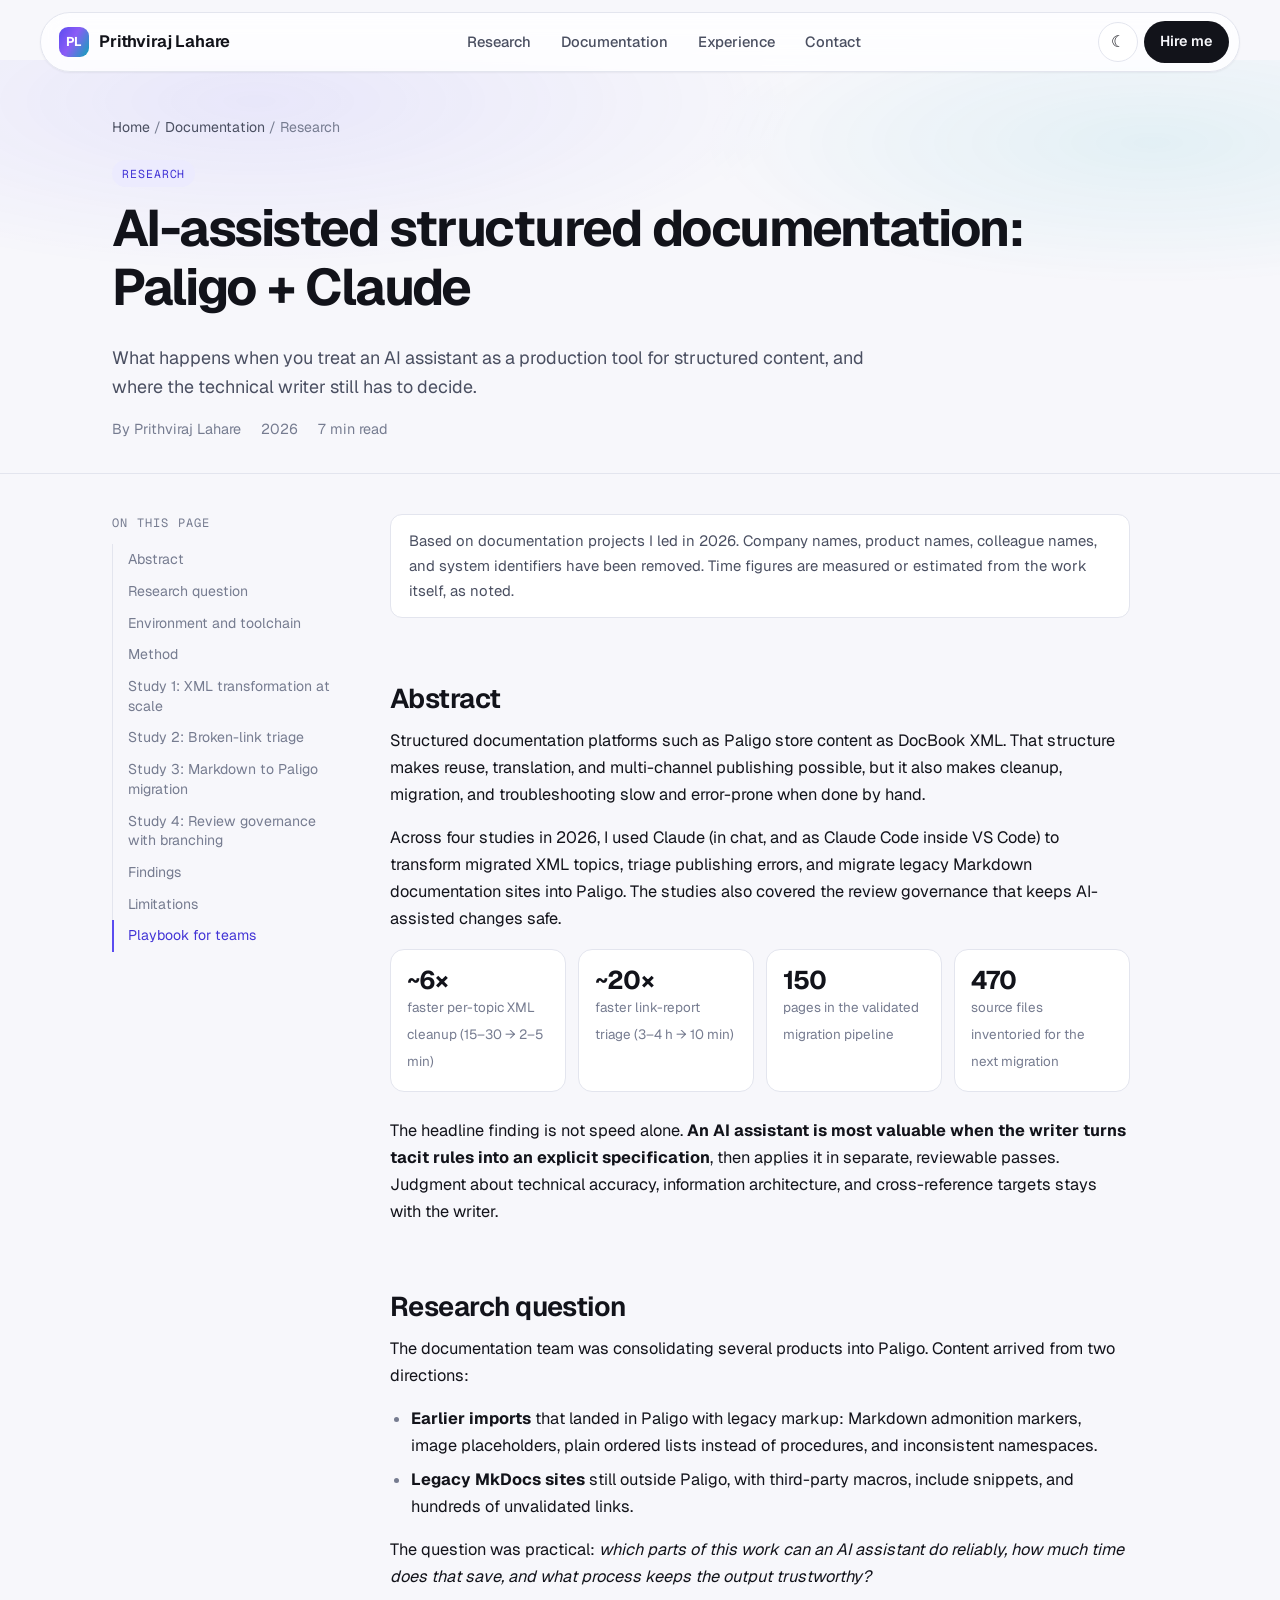
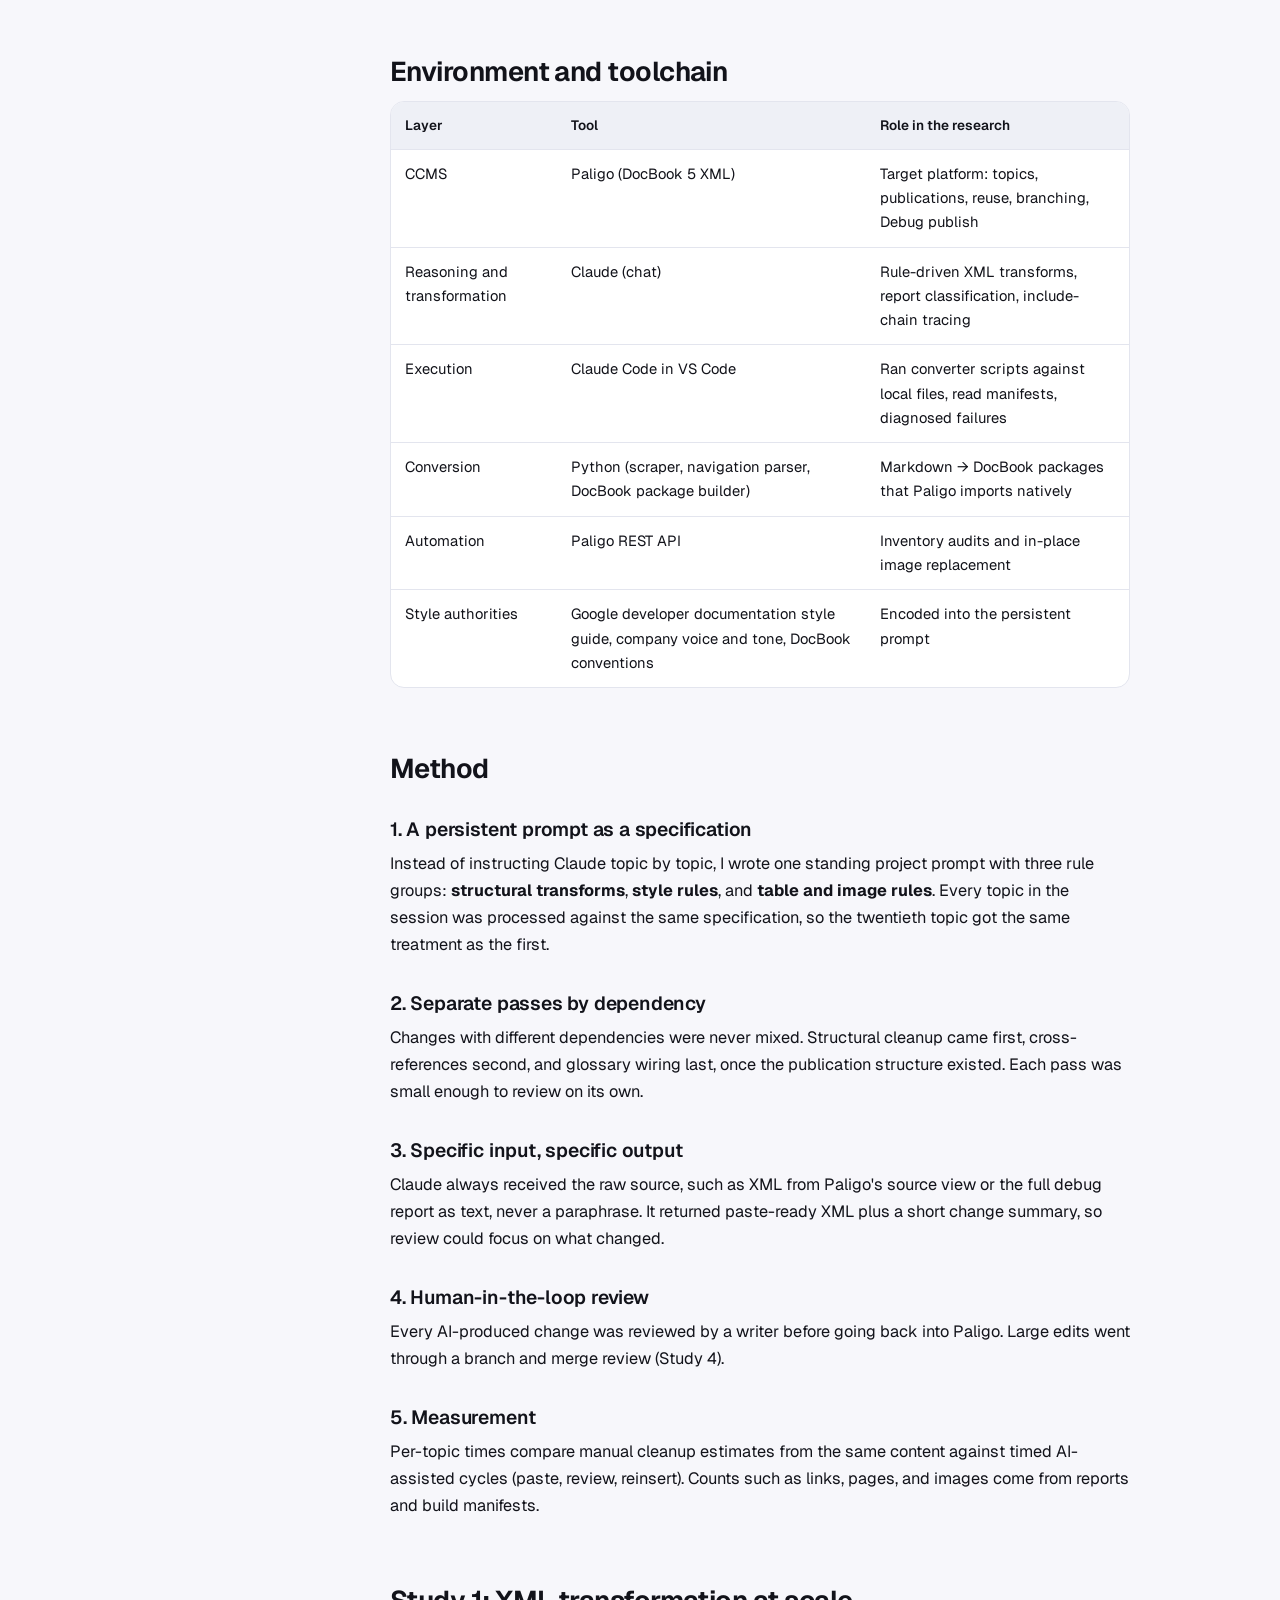
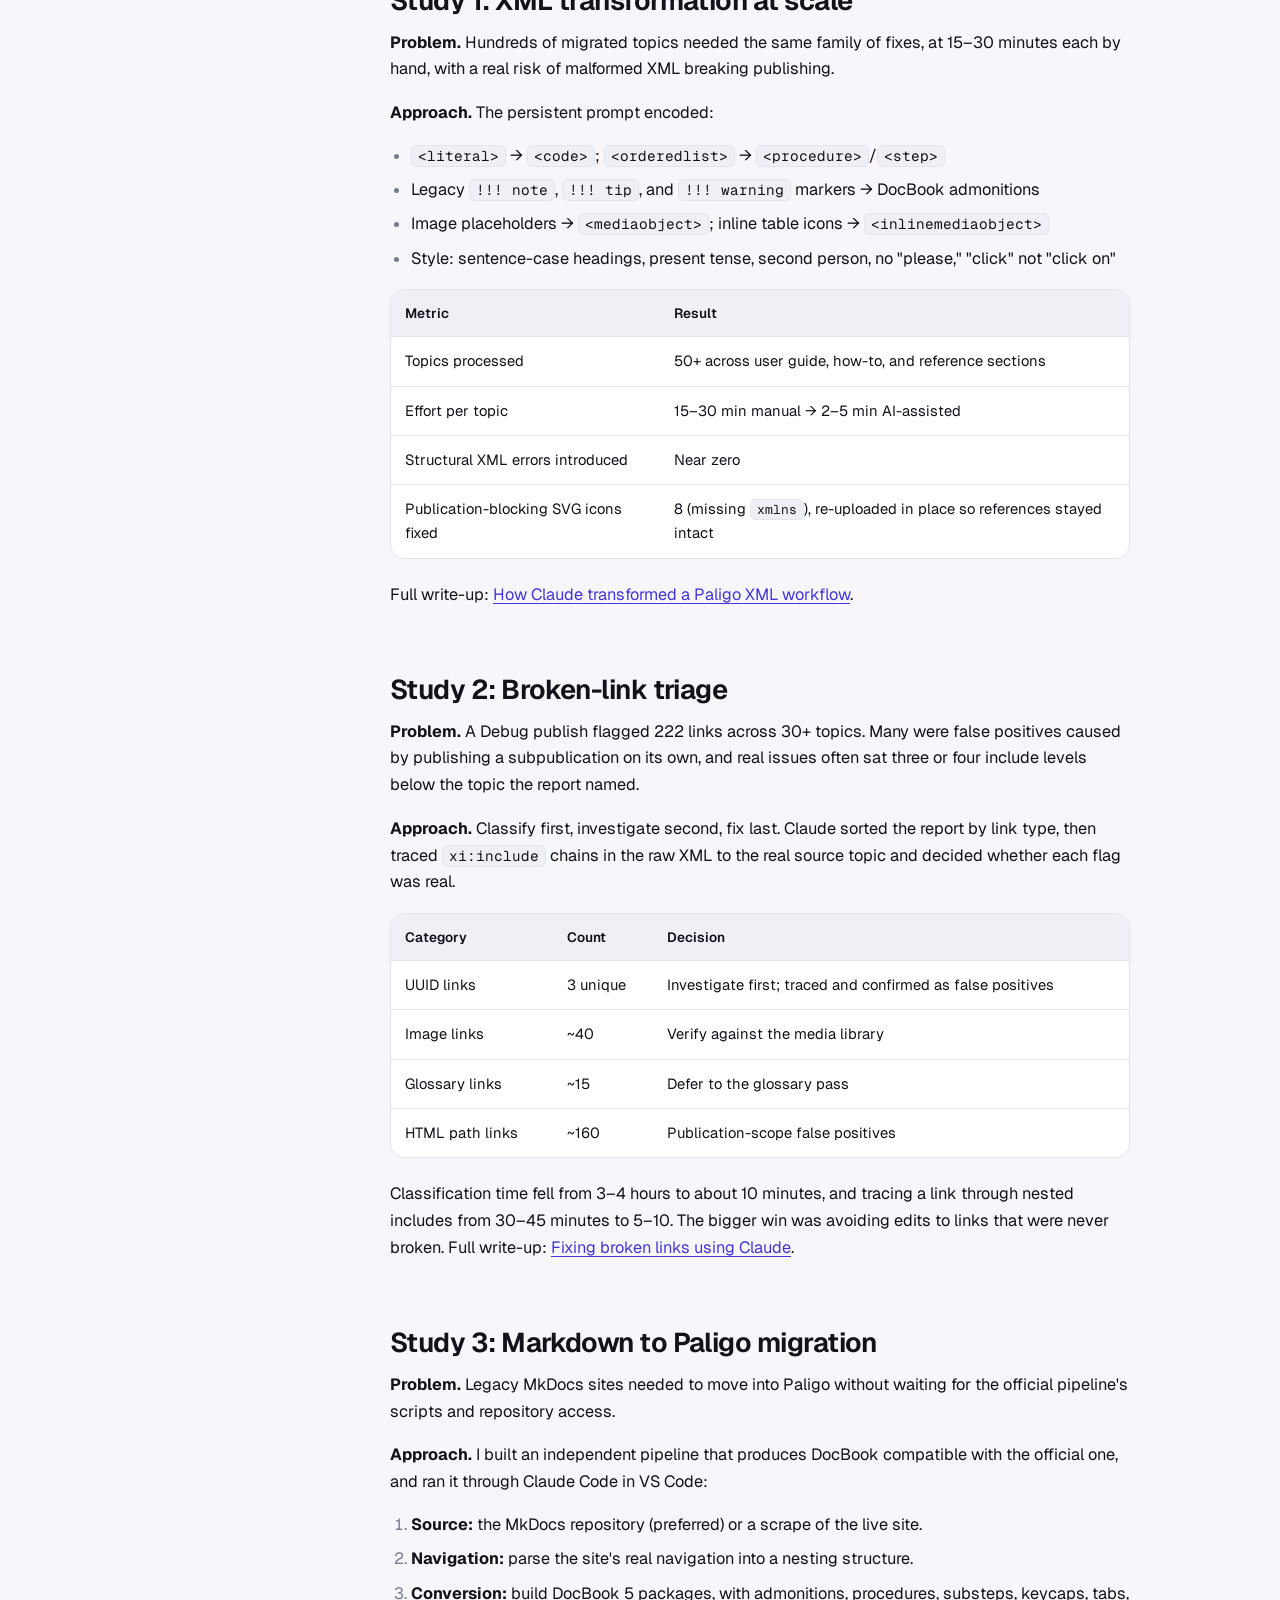
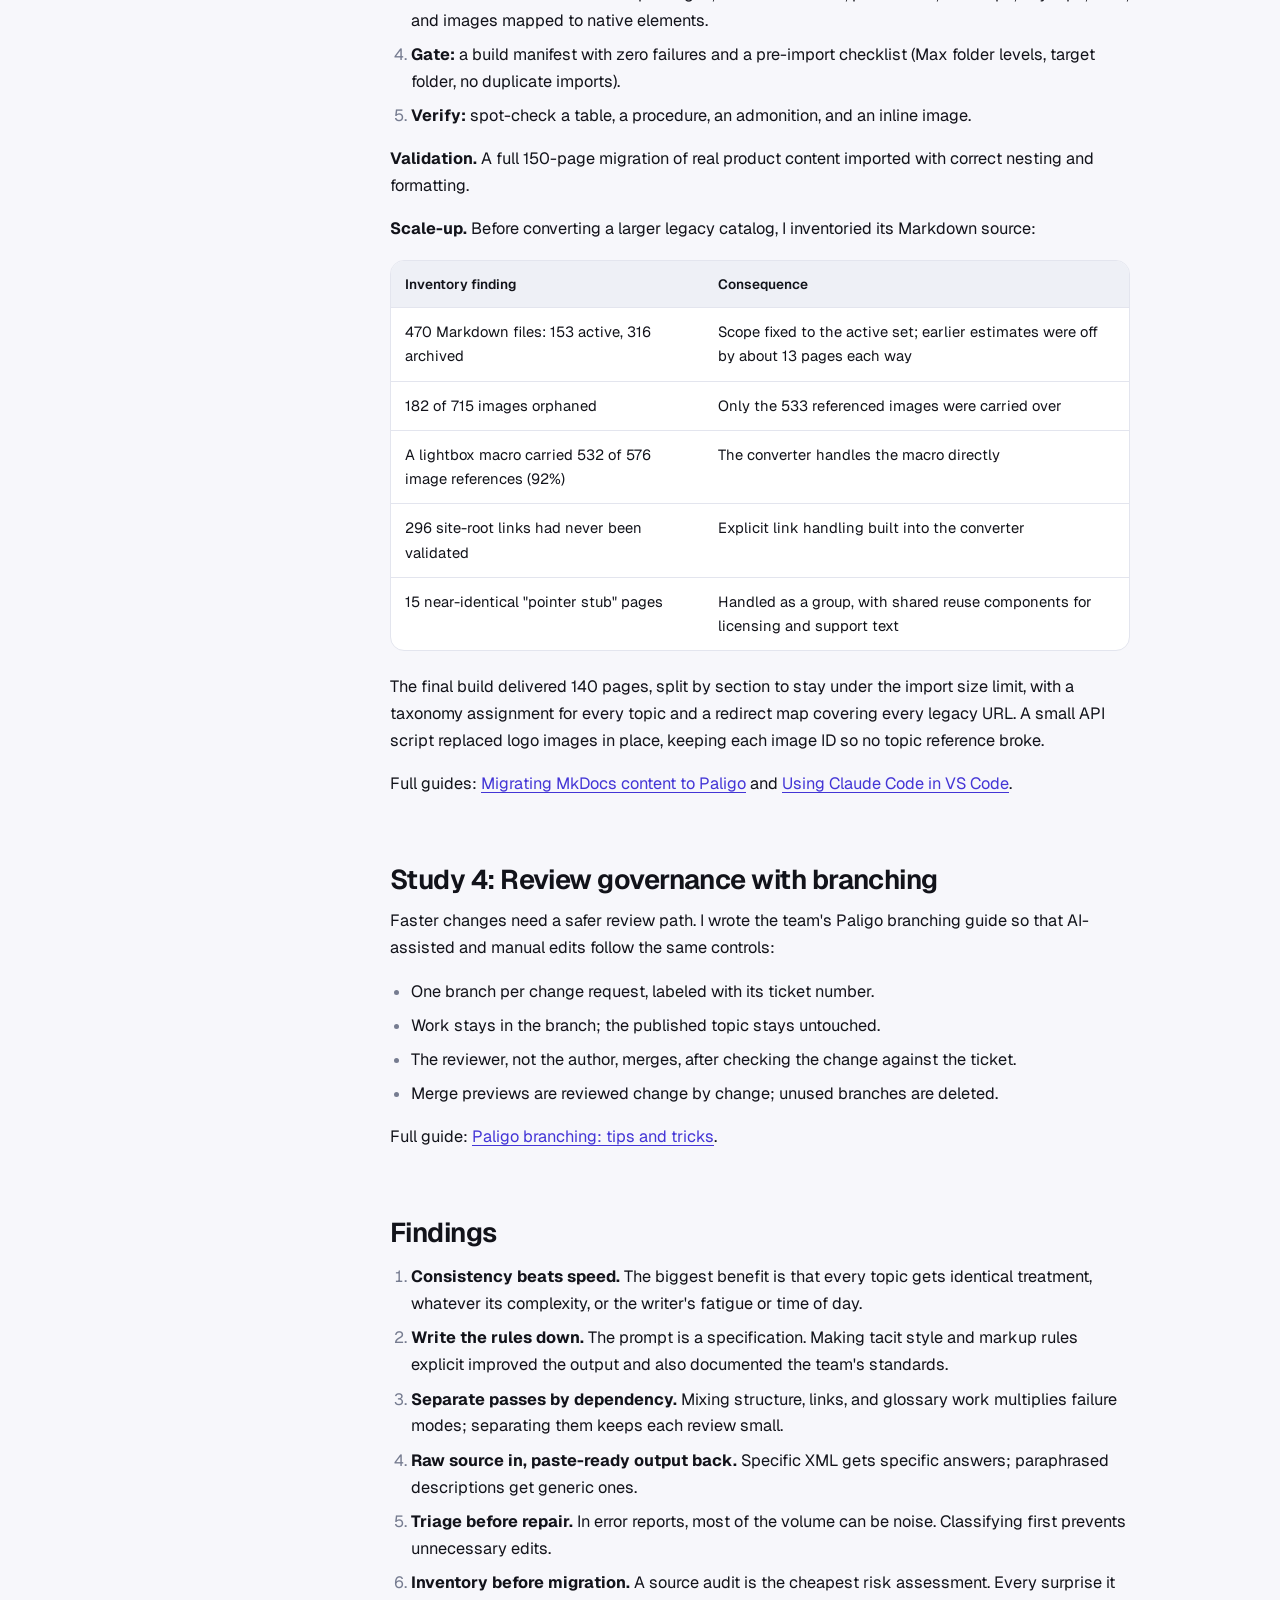
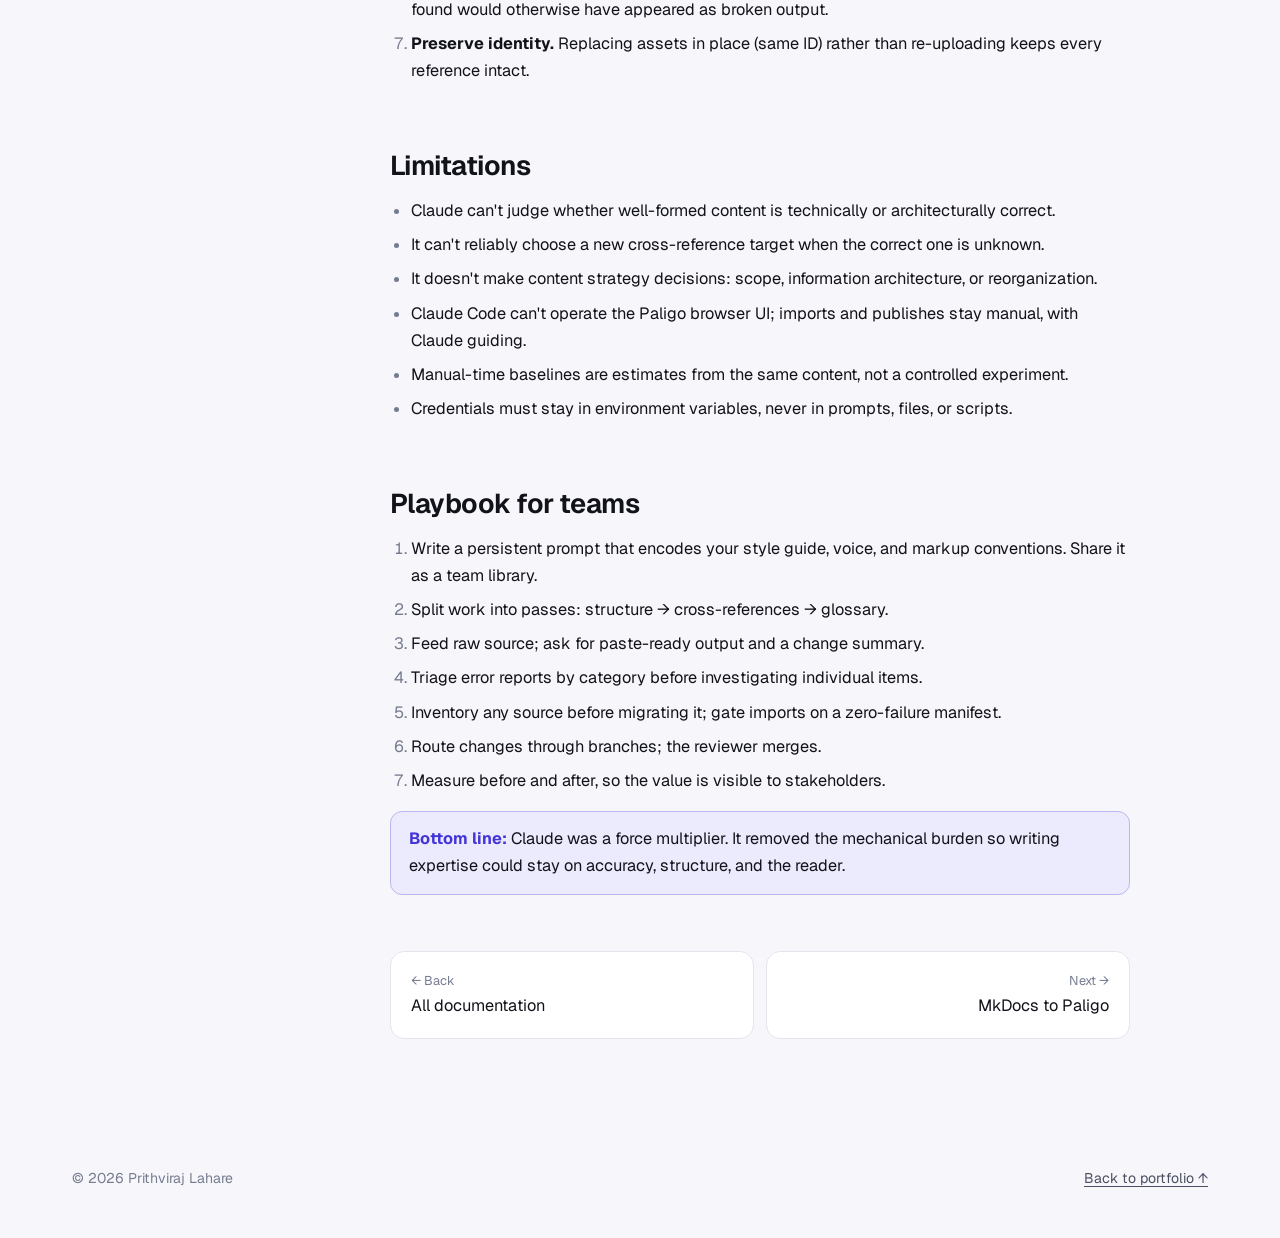
<file: docs/ai-structured-documentation-research.html>
<!doctype html>
<html lang="en">
<head>
  <meta charset="utf-8">
  <meta name="viewport" content="width=device-width, initial-scale=1">
  <title>AI-assisted structured documentation: Paligo + Claude | Prithviraj Lahare</title>
  <meta name="description" content="What happens when you treat an AI assistant as a production tool for structured content, and where the technical writer still has to decide.">
  <meta name="theme-color" content="#5b4cf0">
  <link rel="icon" href="../assets/avatar.svg" type="image/svg+xml">
  <link rel="preconnect" href="https://fonts.googleapis.com">
  <link rel="preconnect" href="https://fonts.gstatic.com" crossorigin>
  <link href="https://fonts.googleapis.com/css2?family=Geist:wght@400;500;600;700&family=Geist+Mono:wght@400;500&display=swap" rel="stylesheet">
  <link rel="stylesheet" href="../css/styles.css">
</head>
<body>
  <a class="skip-link" href="#main">Skip to content</a>
  <div class="progress" aria-hidden="true"></div>

  <header class="site-header">
    <nav class="nav" aria-label="Primary">
      <a class="brand" href="../index.html"><span class="brand-mark">PL</span>Prithviraj Lahare</a>
      <ul id="nav-links" class="nav-links">
        <li><a href="../index.html#research">Research</a></li>
        <li><a href="../index.html#docs">Documentation</a></li>
        <li><a href="../index.html#experience">Experience</a></li>
        <li><a href="../index.html#contact">Contact</a></li>
      </ul>
      <div class="nav-actions">
        <button class="icon-btn theme-toggle" type="button" aria-label="Switch theme">☾</button>
        <a class="nav-cta" href="../index.html#contact">Hire me</a>
        <button class="icon-btn nav-toggle" type="button" aria-expanded="false" aria-controls="nav-links" aria-label="Open menu">
          <span></span><span></span><span></span>
        </button>
      </div>
    </nav>
  </header>

  <main id="main">
    <section class="doc-hero">
      <div class="container">
        <div class="crumbs"><a href="../index.html">Home</a> / <a href="../index.html#docs">Documentation</a> / Research</div>
        <span class="tag">Research</span>
        <h1>AI-assisted structured documentation: Paligo + Claude</h1>
        <p style="color:var(--text-2);font-size:1.12rem;max-width:44em;margin:0">What happens when you treat an AI assistant as a production tool for structured content, and where the technical writer still has to decide.</p>
        <div class="doc-meta"><span>By Prithviraj Lahare</span><span>2026</span><span class="reading-time"></span></div>
      </div>
    </section>

    <div class="container doc-layout">
      <aside class="toc" aria-label="On this page"><p>On this page</p><ol></ol></aside>
      <article class="prose">
        <p class="note">Based on documentation projects I led in 2026. Company names, product names, colleague names, and system identifiers have been removed. Time figures are measured or estimated from the work itself, as noted.</p>


      <h2>Abstract</h2>
      <p>Structured documentation platforms such as Paligo store content as DocBook XML. That structure makes reuse, translation, and multi-channel publishing possible, but it also makes cleanup, migration, and troubleshooting slow and error-prone when done by hand.</p>
      <p>Across four studies in 2026, I used Claude (in chat, and as Claude Code inside VS Code) to transform migrated XML topics, triage publishing errors, and migrate legacy Markdown documentation sites into Paligo. The studies also covered the review governance that keeps AI-assisted changes safe.</p>
      <div class="kpis">
        <div class="kpi"><b>~6×</b><span>faster per-topic XML cleanup (15–30 → 2–5 min)</span></div>
        <div class="kpi"><b>~20×</b><span>faster link-report triage (3–4 h → 10 min)</span></div>
        <div class="kpi"><b>150</b><span>pages in the validated migration pipeline</span></div>
        <div class="kpi"><b>470</b><span>source files inventoried for the next migration</span></div>
      </div>
      <p>The headline finding is not speed alone. <strong>An AI assistant is most valuable when the writer turns tacit rules into an explicit specification</strong>, then applies it in separate, reviewable passes. Judgment about technical accuracy, information architecture, and cross-reference targets stays with the writer.</p>

      <h2>Research question</h2>
      <p>The documentation team was consolidating several products into Paligo. Content arrived from two directions:</p>
      <ul>
        <li><strong>Earlier imports</strong> that landed in Paligo with legacy markup: Markdown admonition markers, image placeholders, plain ordered lists instead of procedures, and inconsistent namespaces.</li>
        <li><strong>Legacy MkDocs sites</strong> still outside Paligo, with third-party macros, include snippets, and hundreds of unvalidated links.</li>
      </ul>
      <p>The question was practical: <em>which parts of this work can an AI assistant do reliably, how much time does that save, and what process keeps the output trustworthy?</em></p>

      <h2>Environment and toolchain</h2>
      <div class="table-wrap">
        <table>
          <thead><tr><th>Layer</th><th>Tool</th><th>Role in the research</th></tr></thead>
          <tbody>
            <tr><td>CCMS</td><td>Paligo (DocBook 5 XML)</td><td>Target platform: topics, publications, reuse, branching, Debug publish</td></tr>
            <tr><td>Reasoning and transformation</td><td>Claude (chat)</td><td>Rule-driven XML transforms, report classification, include-chain tracing</td></tr>
            <tr><td>Execution</td><td>Claude Code in VS Code</td><td>Ran converter scripts against local files, read manifests, diagnosed failures</td></tr>
            <tr><td>Conversion</td><td>Python (scraper, navigation parser, DocBook package builder)</td><td>Markdown → DocBook packages that Paligo imports natively</td></tr>
            <tr><td>Automation</td><td>Paligo REST API</td><td>Inventory audits and in-place image replacement</td></tr>
            <tr><td>Style authorities</td><td>Google developer documentation style guide, company voice and tone, DocBook conventions</td><td>Encoded into the persistent prompt</td></tr>
          </tbody>
        </table>
      </div>

      <h2>Method</h2>
      <h3>1. A persistent prompt as a specification</h3>
      <p>Instead of instructing Claude topic by topic, I wrote one standing project prompt with three rule groups: <strong>structural transforms</strong>, <strong>style rules</strong>, and <strong>table and image rules</strong>. Every topic in the session was processed against the same specification, so the twentieth topic got the same treatment as the first.</p>
      <h3>2. Separate passes by dependency</h3>
      <p>Changes with different dependencies were never mixed. Structural cleanup came first, cross-references second, and glossary wiring last, once the publication structure existed. Each pass was small enough to review on its own.</p>
      <h3>3. Specific input, specific output</h3>
      <p>Claude always received the raw source, such as XML from Paligo's source view or the full debug report as text, never a paraphrase. It returned paste-ready XML plus a short change summary, so review could focus on what changed.</p>
      <h3>4. Human-in-the-loop review</h3>
      <p>Every AI-produced change was reviewed by a writer before going back into Paligo. Large edits went through a branch and merge review (Study 4).</p>
      <h3>5. Measurement</h3>
      <p>Per-topic times compare manual cleanup estimates from the same content against timed AI-assisted cycles (paste, review, reinsert). Counts such as links, pages, and images come from reports and build manifests.</p>

      <h2>Study 1: XML transformation at scale</h2>
      <p><strong>Problem.</strong> Hundreds of migrated topics needed the same family of fixes, at 15–30 minutes each by hand, with a real risk of malformed XML breaking publishing.</p>
      <p><strong>Approach.</strong> The persistent prompt encoded:</p>
      <ul>
        <li><code>&lt;literal&gt;</code> → <code>&lt;code&gt;</code>; <code>&lt;orderedlist&gt;</code> → <code>&lt;procedure&gt;</code>/<code>&lt;step&gt;</code></li>
        <li>Legacy <code>!!! note</code>, <code>!!! tip</code>, and <code>!!! warning</code> markers → DocBook admonitions</li>
        <li>Image placeholders → <code>&lt;mediaobject&gt;</code>; inline table icons → <code>&lt;inlinemediaobject&gt;</code></li>
        <li>Style: sentence-case headings, present tense, second person, no "please," "click" not "click on"</li>
      </ul>
      <div class="table-wrap">
        <table>
          <thead><tr><th>Metric</th><th>Result</th></tr></thead>
          <tbody>
            <tr><td>Topics processed</td><td>50+ across user guide, how-to, and reference sections</td></tr>
            <tr><td>Effort per topic</td><td>15–30 min manual → 2–5 min AI-assisted</td></tr>
            <tr><td>Structural XML errors introduced</td><td>Near zero</td></tr>
            <tr><td>Publication-blocking SVG icons fixed</td><td>8 (missing <code>xmlns</code>), re-uploaded in place so references stayed intact</td></tr>
          </tbody>
        </table>
      </div>
      <p>Full write-up: <a href="claude-xml-workflow.html">How Claude transformed a Paligo XML workflow</a>.</p>

      <h2>Study 2: Broken-link triage</h2>
      <p><strong>Problem.</strong> A Debug publish flagged 222 links across 30+ topics. Many were false positives caused by publishing a subpublication on its own, and real issues often sat three or four include levels below the topic the report named.</p>
      <p><strong>Approach.</strong> Classify first, investigate second, fix last. Claude sorted the report by link type, then traced <code>xi:include</code> chains in the raw XML to the real source topic and decided whether each flag was real.</p>
      <div class="table-wrap">
        <table>
          <thead><tr><th>Category</th><th>Count</th><th>Decision</th></tr></thead>
          <tbody>
            <tr><td>UUID links</td><td>3 unique</td><td>Investigate first; traced and confirmed as false positives</td></tr>
            <tr><td>Image links</td><td>~40</td><td>Verify against the media library</td></tr>
            <tr><td>Glossary links</td><td>~15</td><td>Defer to the glossary pass</td></tr>
            <tr><td>HTML path links</td><td>~160</td><td>Publication-scope false positives</td></tr>
          </tbody>
        </table>
      </div>
      <p>Classification time fell from 3–4 hours to about 10 minutes, and tracing a link through nested includes from 30–45 minutes to 5–10. The bigger win was avoiding edits to links that were never broken. Full write-up: <a href="broken-link-triage.html">Fixing broken links using Claude</a>.</p>

      <h2>Study 3: Markdown to Paligo migration</h2>
      <p><strong>Problem.</strong> Legacy MkDocs sites needed to move into Paligo without waiting for the official pipeline's scripts and repository access.</p>
      <p><strong>Approach.</strong> I built an independent pipeline that produces DocBook compatible with the official one, and ran it through Claude Code in VS Code:</p>
      <ol>
        <li><strong>Source:</strong> the MkDocs repository (preferred) or a scrape of the live site.</li>
        <li><strong>Navigation:</strong> parse the site's real navigation into a nesting structure.</li>
        <li><strong>Conversion:</strong> build DocBook 5 packages, with admonitions, procedures, substeps, keycaps, tabs, and images mapped to native elements.</li>
        <li><strong>Gate:</strong> a build manifest with zero failures and a pre-import checklist (Max folder levels, target folder, no duplicate imports).</li>
        <li><strong>Verify:</strong> spot-check a table, a procedure, an admonition, and an inline image.</li>
      </ol>
      <p><strong>Validation.</strong> A full 150-page migration of real product content imported with correct nesting and formatting.</p>
      <p><strong>Scale-up.</strong> Before converting a larger legacy catalog, I inventoried its Markdown source:</p>
      <div class="table-wrap">
        <table>
          <thead><tr><th>Inventory finding</th><th>Consequence</th></tr></thead>
          <tbody>
            <tr><td>470 Markdown files: 153 active, 316 archived</td><td>Scope fixed to the active set; earlier estimates were off by about 13 pages each way</td></tr>
            <tr><td>182 of 715 images orphaned</td><td>Only the 533 referenced images were carried over</td></tr>
            <tr><td>A lightbox macro carried 532 of 576 image references (92%)</td><td>The converter handles the macro directly</td></tr>
            <tr><td>296 site-root links had never been validated</td><td>Explicit link handling built into the converter</td></tr>
            <tr><td>15 near-identical "pointer stub" pages</td><td>Handled as a group, with shared reuse components for licensing and support text</td></tr>
          </tbody>
        </table>
      </div>
      <p>The final build delivered 140 pages, split by section to stay under the import size limit, with a taxonomy assignment for every topic and a redirect map covering every legacy URL. A small API script replaced logo images in place, keeping each image ID so no topic reference broke.</p>
      <p>Full guides: <a href="markdown-to-paligo-migration.html">Migrating MkDocs content to Paligo</a> and <a href="claude-code-vscode.html">Using Claude Code in VS Code</a>.</p>

      <h2>Study 4: Review governance with branching</h2>
      <p>Faster changes need a safer review path. I wrote the team's Paligo branching guide so that AI-assisted and manual edits follow the same controls:</p>
      <ul>
        <li>One branch per change request, labeled with its ticket number.</li>
        <li>Work stays in the branch; the published topic stays untouched.</li>
        <li>The reviewer, not the author, merges, after checking the change against the ticket.</li>
        <li>Merge previews are reviewed change by change; unused branches are deleted.</li>
      </ul>
      <p>Full guide: <a href="paligo-branching.html">Paligo branching: tips and tricks</a>.</p>

      <h2>Findings</h2>
      <ol>
        <li><strong>Consistency beats speed.</strong> The biggest benefit is that every topic gets identical treatment, whatever its complexity, or the writer's fatigue or time of day.</li>
        <li><strong>Write the rules down.</strong> The prompt is a specification. Making tacit style and markup rules explicit improved the output and also documented the team's standards.</li>
        <li><strong>Separate passes by dependency.</strong> Mixing structure, links, and glossary work multiplies failure modes; separating them keeps each review small.</li>
        <li><strong>Raw source in, paste-ready output back.</strong> Specific XML gets specific answers; paraphrased descriptions get generic ones.</li>
        <li><strong>Triage before repair.</strong> In error reports, most of the volume can be noise. Classifying first prevents unnecessary edits.</li>
        <li><strong>Inventory before migration.</strong> A source audit is the cheapest risk assessment. Every surprise it found would otherwise have appeared as broken output.</li>
        <li><strong>Preserve identity.</strong> Replacing assets in place (same ID) rather than re-uploading keeps every reference intact.</li>
      </ol>

      <h2>Limitations</h2>
      <ul>
        <li>Claude can't judge whether well-formed content is technically or architecturally correct.</li>
        <li>It can't reliably choose a new cross-reference target when the correct one is unknown.</li>
        <li>It doesn't make content strategy decisions: scope, information architecture, or reorganization.</li>
        <li>Claude Code can't operate the Paligo browser UI; imports and publishes stay manual, with Claude guiding.</li>
        <li>Manual-time baselines are estimates from the same content, not a controlled experiment.</li>
        <li>Credentials must stay in environment variables, never in prompts, files, or scripts.</li>
      </ul>

      <h2>Playbook for teams</h2>
      <ol>
        <li>Write a persistent prompt that encodes your style guide, voice, and markup conventions. Share it as a team library.</li>
        <li>Split work into passes: structure → cross-references → glossary.</li>
        <li>Feed raw source; ask for paste-ready output and a change summary.</li>
        <li>Triage error reports by category before investigating individual items.</li>
        <li>Inventory any source before migrating it; gate imports on a zero-failure manifest.</li>
        <li>Route changes through branches; the reviewer merges.</li>
        <li>Measure before and after, so the value is visible to stakeholders.</li>
      </ol>
      <div class="callout"><strong>Bottom line:</strong> Claude was a force multiplier. It removed the mechanical burden so writing expertise could stay on accuracy, structure, and the reader.</div>

        <nav class="doc-nav" aria-label="More documentation">
          <a href="../index.html#docs"><small>← Back</small>All documentation</a>
          <a class="next" href="markdown-to-paligo-migration.html"><small>Next →</small>MkDocs to Paligo</a>
        </nav>
      </article>
    </div>
  </main>

  <footer class="site-footer">
    <div class="container">
      <p>© <span id="year">2026</span> Prithviraj Lahare</p>
      <a href="../index.html">Back to portfolio ↑</a>
    </div>
  </footer>

  <script src="../js/main.js"></script>
</body>
</html>
</file>
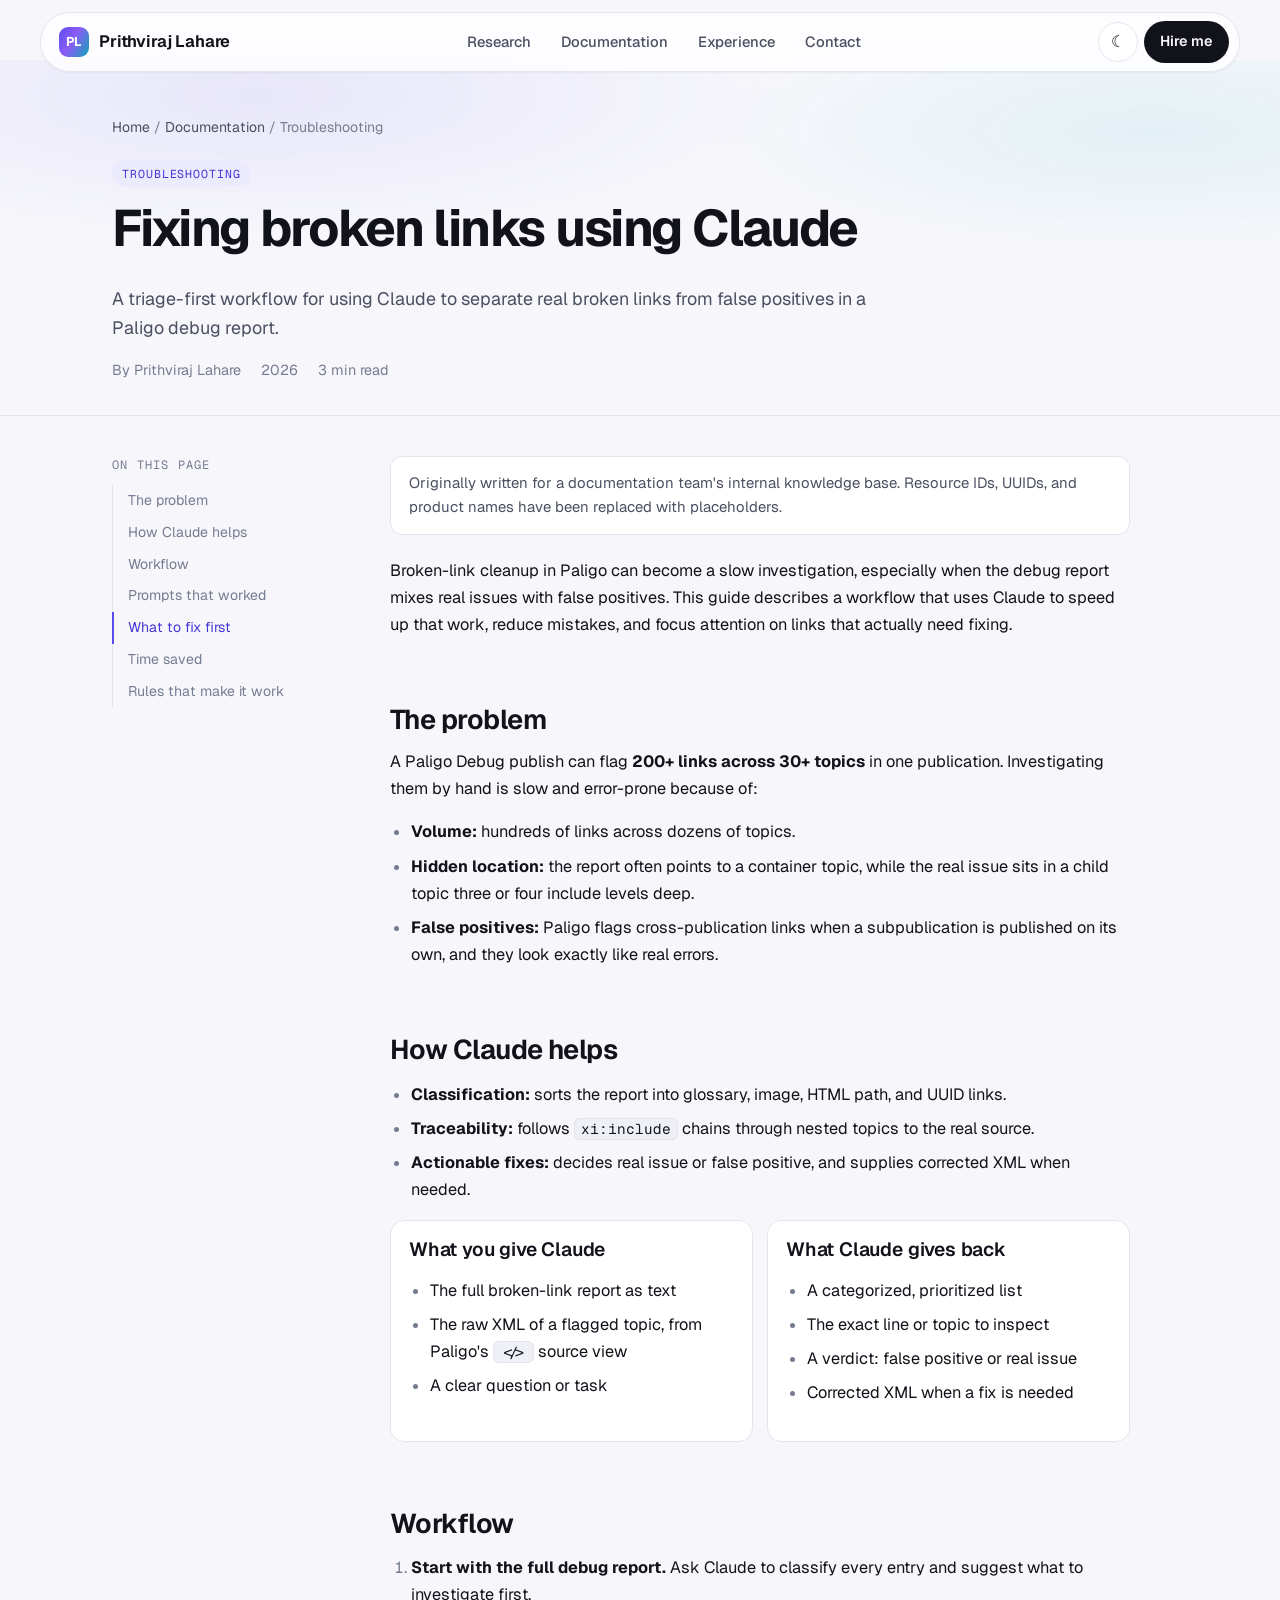
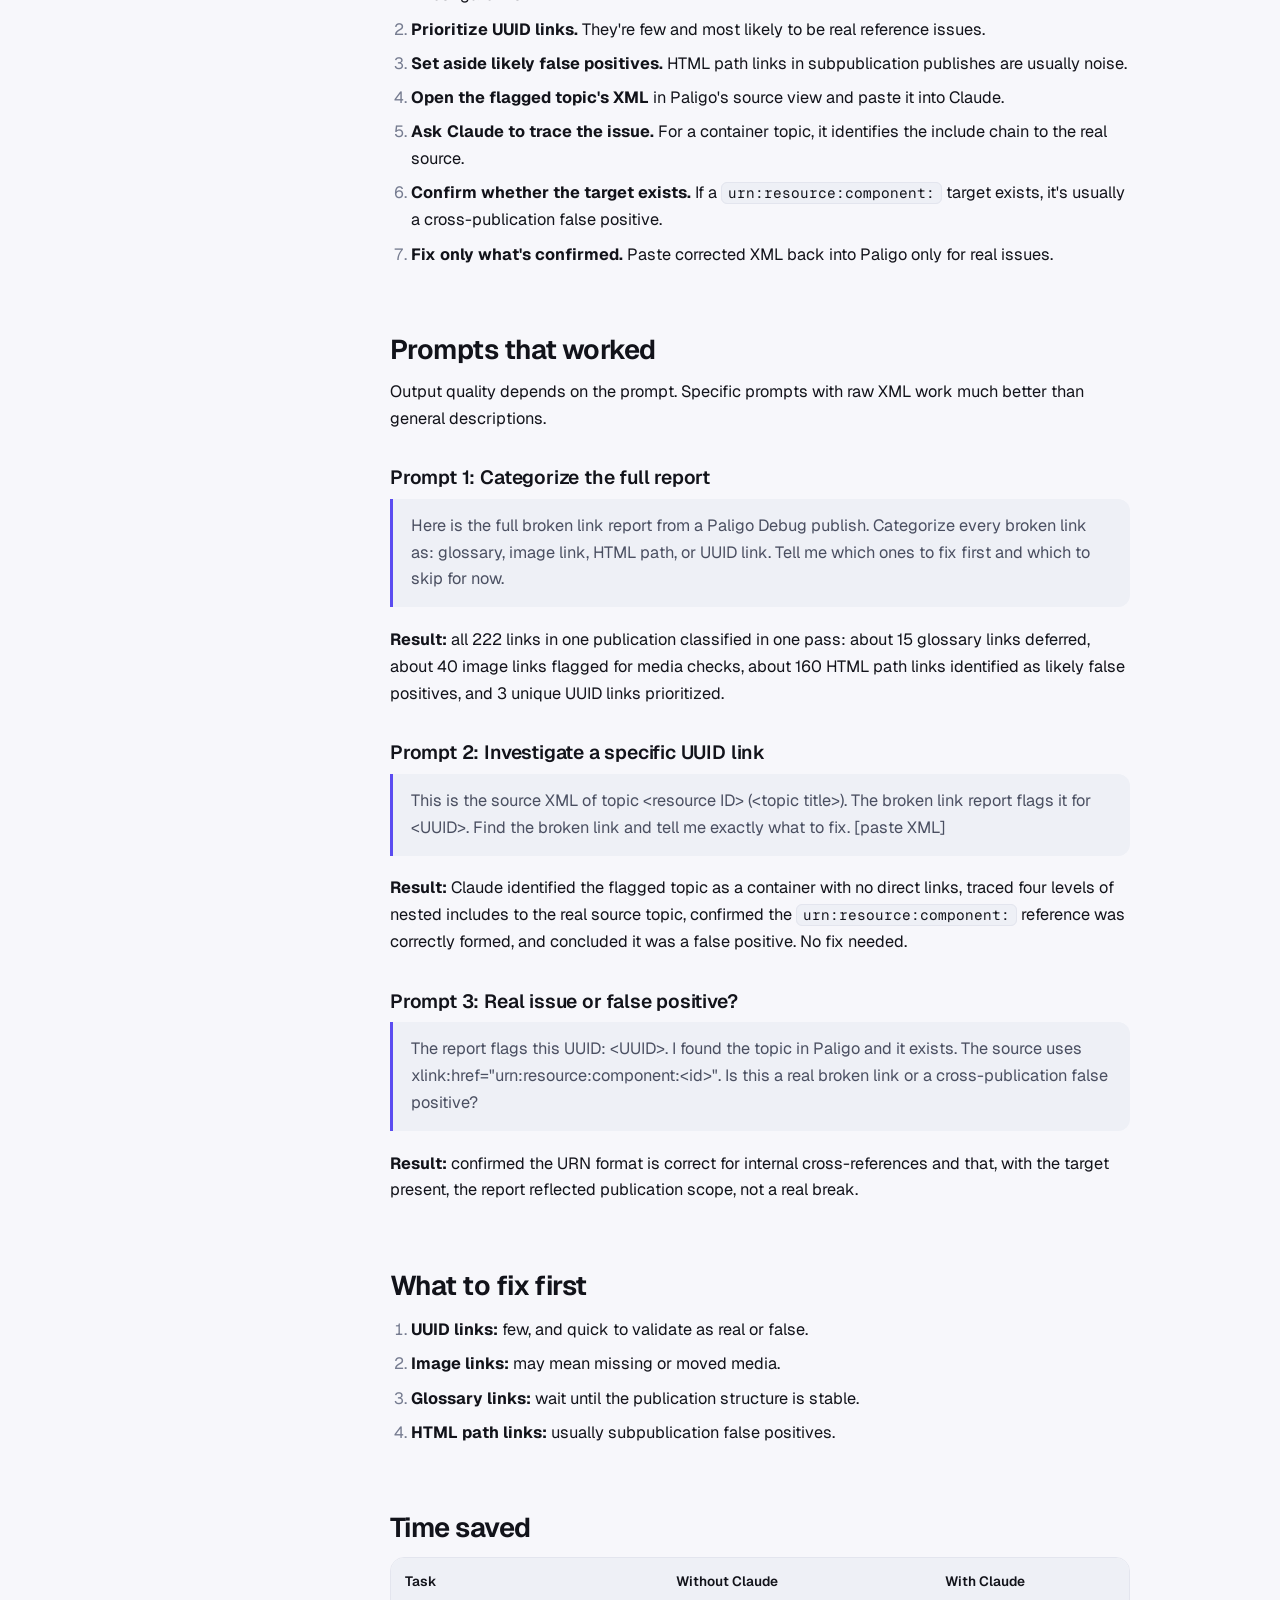
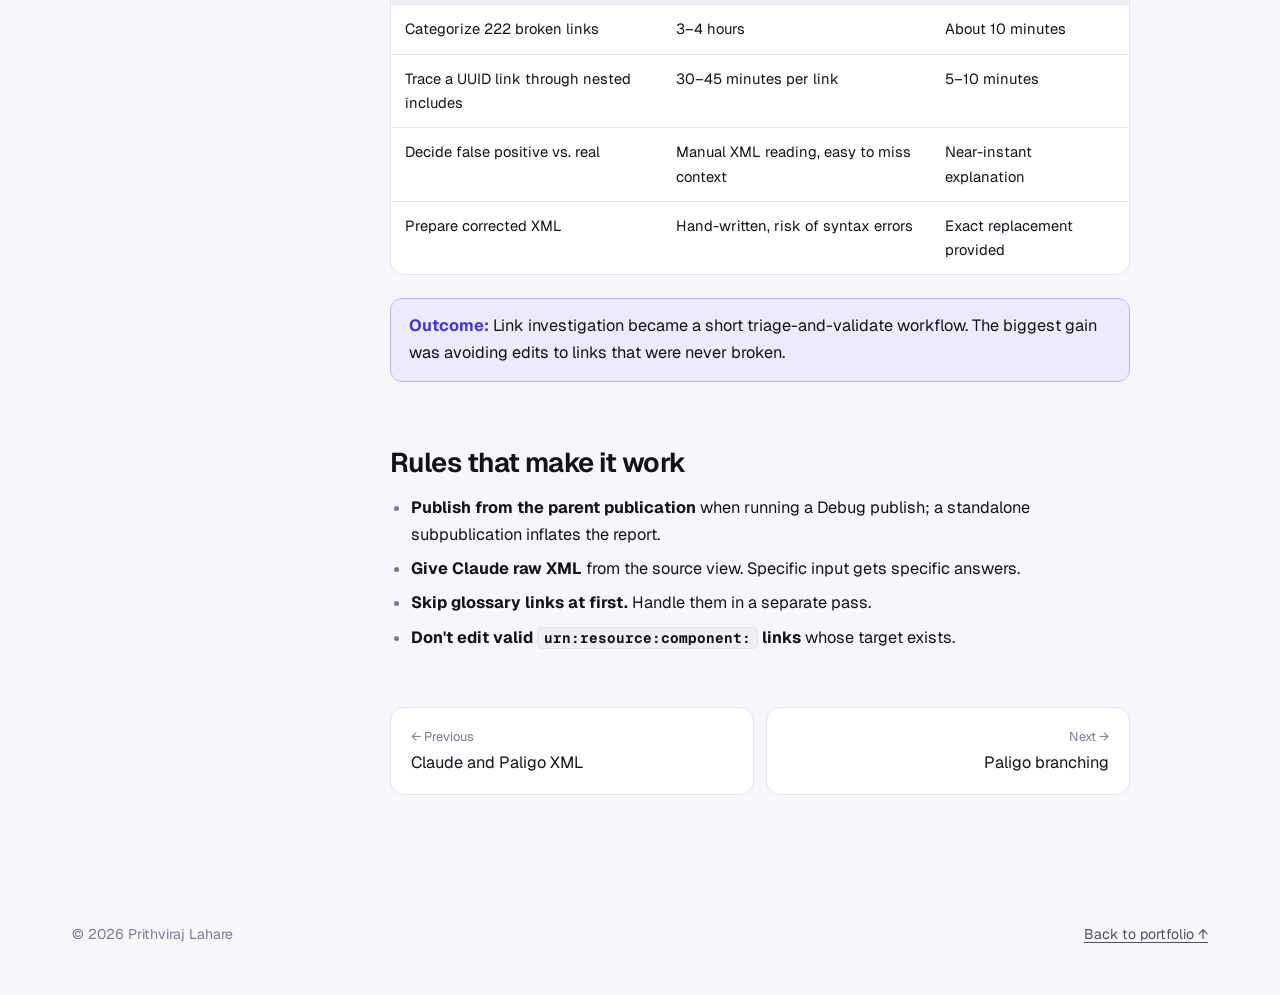
<file: docs/broken-link-triage.html>
<!doctype html>
<html lang="en">
<head>
  <meta charset="utf-8">
  <meta name="viewport" content="width=device-width, initial-scale=1">
  <title>Fixing broken links using Claude | Prithviraj Lahare</title>
  <meta name="description" content="A triage-first workflow for using Claude to separate real broken links from false positives in a Paligo debug report.">
  <meta name="theme-color" content="#5b4cf0">
  <link rel="icon" href="../assets/avatar.svg" type="image/svg+xml">
  <link rel="preconnect" href="https://fonts.googleapis.com">
  <link rel="preconnect" href="https://fonts.gstatic.com" crossorigin>
  <link href="https://fonts.googleapis.com/css2?family=Geist:wght@400;500;600;700&family=Geist+Mono:wght@400;500&display=swap" rel="stylesheet">
  <link rel="stylesheet" href="../css/styles.css">
</head>
<body>
  <a class="skip-link" href="#main">Skip to content</a>
  <div class="progress" aria-hidden="true"></div>

  <header class="site-header">
    <nav class="nav" aria-label="Primary">
      <a class="brand" href="../index.html"><span class="brand-mark">PL</span>Prithviraj Lahare</a>
      <ul id="nav-links" class="nav-links">
        <li><a href="../index.html#research">Research</a></li>
        <li><a href="../index.html#docs">Documentation</a></li>
        <li><a href="../index.html#experience">Experience</a></li>
        <li><a href="../index.html#contact">Contact</a></li>
      </ul>
      <div class="nav-actions">
        <button class="icon-btn theme-toggle" type="button" aria-label="Switch theme">☾</button>
        <a class="nav-cta" href="../index.html#contact">Hire me</a>
        <button class="icon-btn nav-toggle" type="button" aria-expanded="false" aria-controls="nav-links" aria-label="Open menu">
          <span></span><span></span><span></span>
        </button>
      </div>
    </nav>
  </header>

  <main id="main">
    <section class="doc-hero">
      <div class="container">
        <div class="crumbs"><a href="../index.html">Home</a> / <a href="../index.html#docs">Documentation</a> / Troubleshooting</div>
        <span class="tag">Troubleshooting</span>
        <h1>Fixing broken links using Claude</h1>
        <p style="color:var(--text-2);font-size:1.12rem;max-width:44em;margin:0">A triage-first workflow for using Claude to separate real broken links from false positives in a Paligo debug report.</p>
        <div class="doc-meta"><span>By Prithviraj Lahare</span><span>2026</span><span class="reading-time"></span></div>
      </div>
    </section>

    <div class="container doc-layout">
      <aside class="toc" aria-label="On this page"><p>On this page</p><ol></ol></aside>
      <article class="prose">
        <p class="note">Originally written for a documentation team's internal knowledge base. Resource IDs, UUIDs, and product names have been replaced with placeholders.</p>


      <p>Broken-link cleanup in Paligo can become a slow investigation, especially when the debug report mixes real issues with false positives. This guide describes a workflow that uses Claude to speed up that work, reduce mistakes, and focus attention on links that actually need fixing.</p>

      <h2>The problem</h2>
      <p>A Paligo Debug publish can flag <strong>200+ links across 30+ topics</strong> in one publication. Investigating them by hand is slow and error-prone because of:</p>
      <ul>
        <li><strong>Volume:</strong> hundreds of links across dozens of topics.</li>
        <li><strong>Hidden location:</strong> the report often points to a container topic, while the real issue sits in a child topic three or four include levels deep.</li>
        <li><strong>False positives:</strong> Paligo flags cross-publication links when a subpublication is published on its own, and they look exactly like real errors.</li>
      </ul>

      <h2>How Claude helps</h2>
      <ul>
        <li><strong>Classification:</strong> sorts the report into glossary, image, HTML path, and UUID links.</li>
        <li><strong>Traceability:</strong> follows <code>xi:include</code> chains through nested topics to the real source.</li>
        <li><strong>Actionable fixes:</strong> decides real issue or false positive, and supplies corrected XML when needed.</li>
      </ul>
      <div class="split">
        <div class="panel"><h3 style="margin-top:0">What you give Claude</h3><ul><li>The full broken-link report as text</li><li>The raw XML of a flagged topic, from Paligo's <code>&lt;/&gt;</code> source view</li><li>A clear question or task</li></ul></div>
        <div class="panel"><h3 style="margin-top:0">What Claude gives back</h3><ul><li>A categorized, prioritized list</li><li>The exact line or topic to inspect</li><li>A verdict: false positive or real issue</li><li>Corrected XML when a fix is needed</li></ul></div>
      </div>

      <h2>Workflow</h2>
      <ol>
        <li><strong>Start with the full debug report.</strong> Ask Claude to classify every entry and suggest what to investigate first.</li>
        <li><strong>Prioritize UUID links.</strong> They're few and most likely to be real reference issues.</li>
        <li><strong>Set aside likely false positives.</strong> HTML path links in subpublication publishes are usually noise.</li>
        <li><strong>Open the flagged topic's XML</strong> in Paligo's source view and paste it into Claude.</li>
        <li><strong>Ask Claude to trace the issue.</strong> For a container topic, it identifies the include chain to the real source.</li>
        <li><strong>Confirm whether the target exists.</strong> If a <code>urn:resource:component:</code> target exists, it's usually a cross-publication false positive.</li>
        <li><strong>Fix only what's confirmed.</strong> Paste corrected XML back into Paligo only for real issues.</li>
      </ol>

      <h2>Prompts that worked</h2>
      <p>Output quality depends on the prompt. Specific prompts with raw XML work much better than general descriptions.</p>

      <h3>Prompt 1: Categorize the full report</h3>
      <blockquote>Here is the full broken link report from a Paligo Debug publish. Categorize every broken link as: glossary, image link, HTML path, or UUID link. Tell me which ones to fix first and which to skip for now.</blockquote>
      <p><strong>Result:</strong> all 222 links in one publication classified in one pass: about 15 glossary links deferred, about 40 image links flagged for media checks, about 160 HTML path links identified as likely false positives, and 3 unique UUID links prioritized.</p>

      <h3>Prompt 2: Investigate a specific UUID link</h3>
      <blockquote>This is the source XML of topic &lt;resource ID&gt; (&lt;topic title&gt;). The broken link report flags it for &lt;UUID&gt;. Find the broken link and tell me exactly what to fix. [paste XML]</blockquote>
      <p><strong>Result:</strong> Claude identified the flagged topic as a container with no direct links, traced four levels of nested includes to the real source topic, confirmed the <code>urn:resource:component:</code> reference was correctly formed, and concluded it was a false positive. No fix needed.</p>

      <h3>Prompt 3: Real issue or false positive?</h3>
      <blockquote>The report flags this UUID: &lt;UUID&gt;. I found the topic in Paligo and it exists. The source uses xlink:href="urn:resource:component:&lt;id&gt;". Is this a real broken link or a cross-publication false positive?</blockquote>
      <p><strong>Result:</strong> confirmed the URN format is correct for internal cross-references and that, with the target present, the report reflected publication scope, not a real break.</p>

      <h2>What to fix first</h2>
      <ol>
        <li><strong>UUID links:</strong> few, and quick to validate as real or false.</li>
        <li><strong>Image links:</strong> may mean missing or moved media.</li>
        <li><strong>Glossary links:</strong> wait until the publication structure is stable.</li>
        <li><strong>HTML path links:</strong> usually subpublication false positives.</li>
      </ol>

      <h2>Time saved</h2>
      <div class="table-wrap">
        <table>
          <thead><tr><th>Task</th><th>Without Claude</th><th>With Claude</th></tr></thead>
          <tbody>
            <tr><td>Categorize 222 broken links</td><td>3–4 hours</td><td>About 10 minutes</td></tr>
            <tr><td>Trace a UUID link through nested includes</td><td>30–45 minutes per link</td><td>5–10 minutes</td></tr>
            <tr><td>Decide false positive vs. real</td><td>Manual XML reading, easy to miss context</td><td>Near-instant explanation</td></tr>
            <tr><td>Prepare corrected XML</td><td>Hand-written, risk of syntax errors</td><td>Exact replacement provided</td></tr>
          </tbody>
        </table>
      </div>
      <div class="callout"><strong>Outcome:</strong> Link investigation became a short triage-and-validate workflow. The biggest gain was avoiding edits to links that were never broken.</div>

      <h2>Rules that make it work</h2>
      <ul>
        <li><strong>Publish from the parent publication</strong> when running a Debug publish; a standalone subpublication inflates the report.</li>
        <li><strong>Give Claude raw XML</strong> from the source view. Specific input gets specific answers.</li>
        <li><strong>Skip glossary links at first.</strong> Handle them in a separate pass.</li>
        <li><strong>Don't edit valid <code>urn:resource:component:</code> links</strong> whose target exists.</li>
      </ul>

        <nav class="doc-nav" aria-label="More documentation">
          <a href="claude-xml-workflow.html"><small>← Previous</small>Claude and Paligo XML</a>
          <a class="next" href="paligo-branching.html"><small>Next →</small>Paligo branching</a>
        </nav>
      </article>
    </div>
  </main>

  <footer class="site-footer">
    <div class="container">
      <p>© <span id="year">2026</span> Prithviraj Lahare</p>
      <a href="../index.html">Back to portfolio ↑</a>
    </div>
  </footer>

  <script src="../js/main.js"></script>
</body>
</html>
</file>
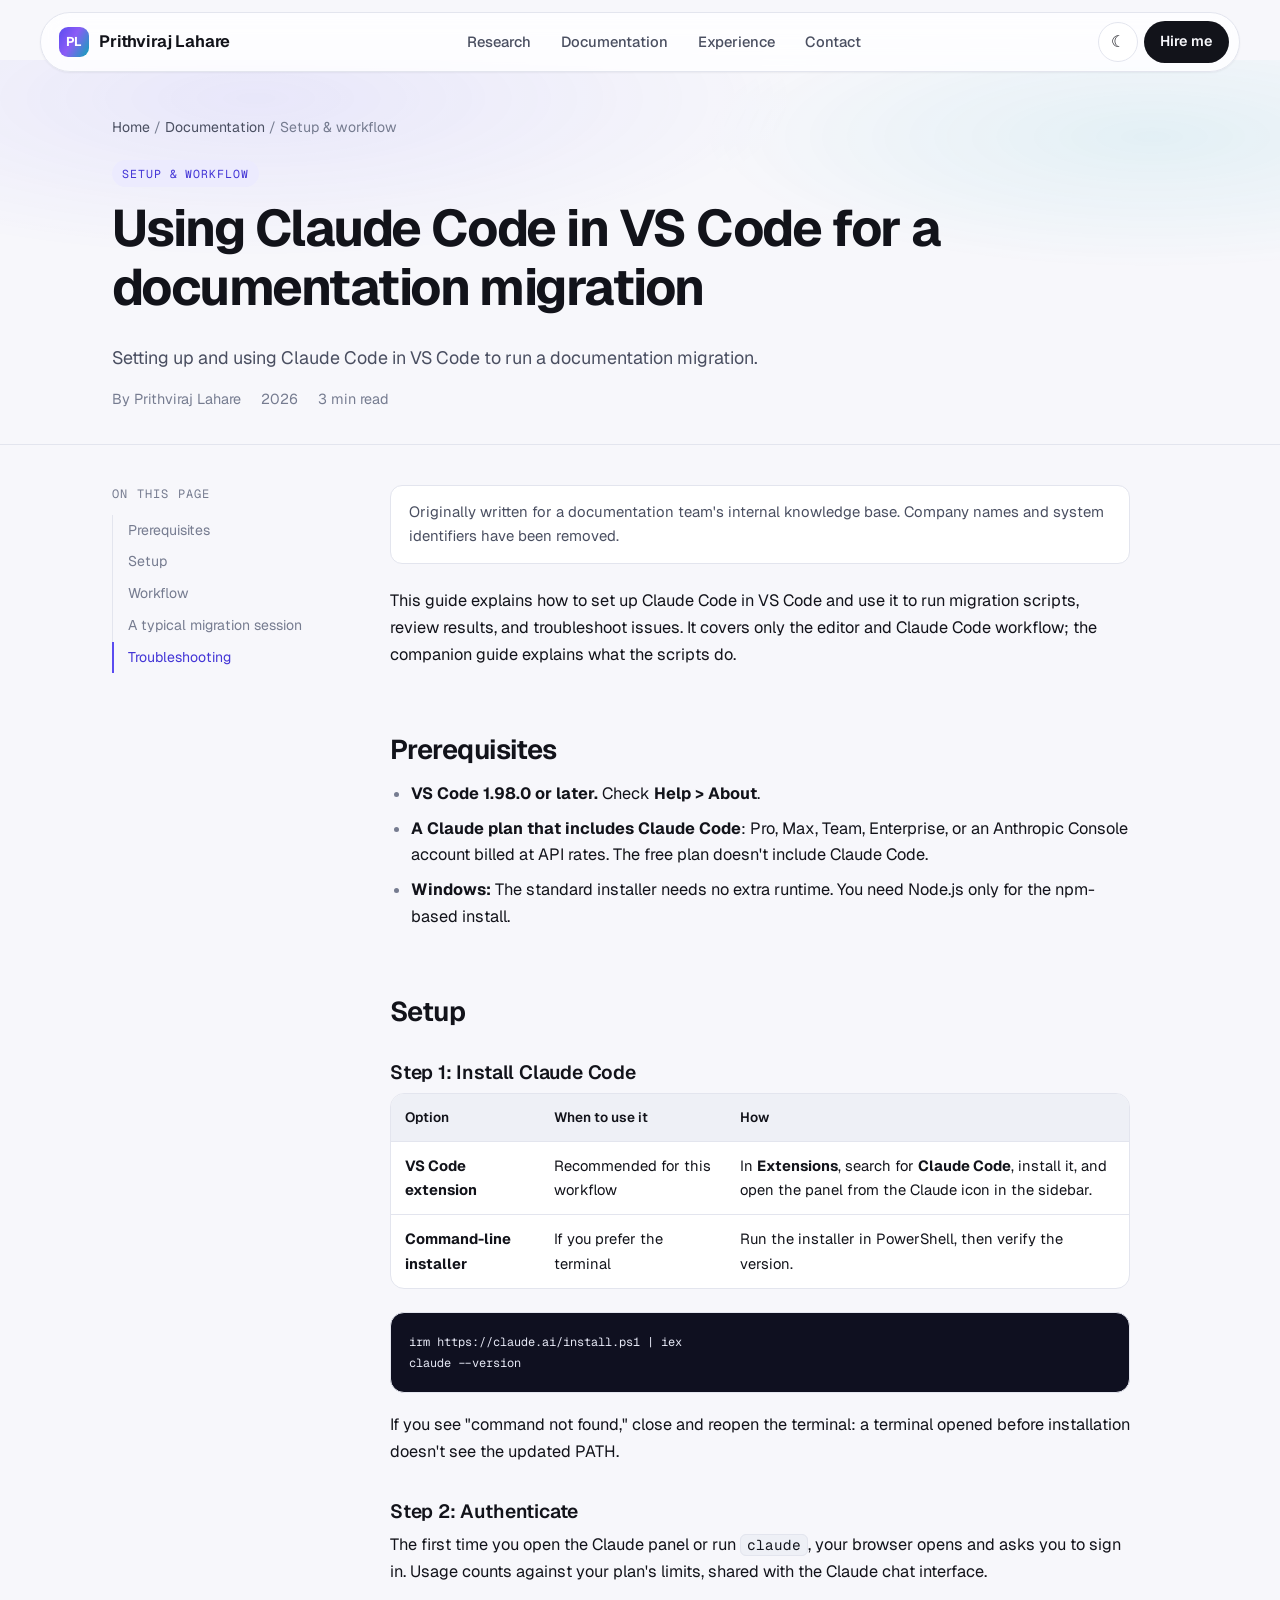
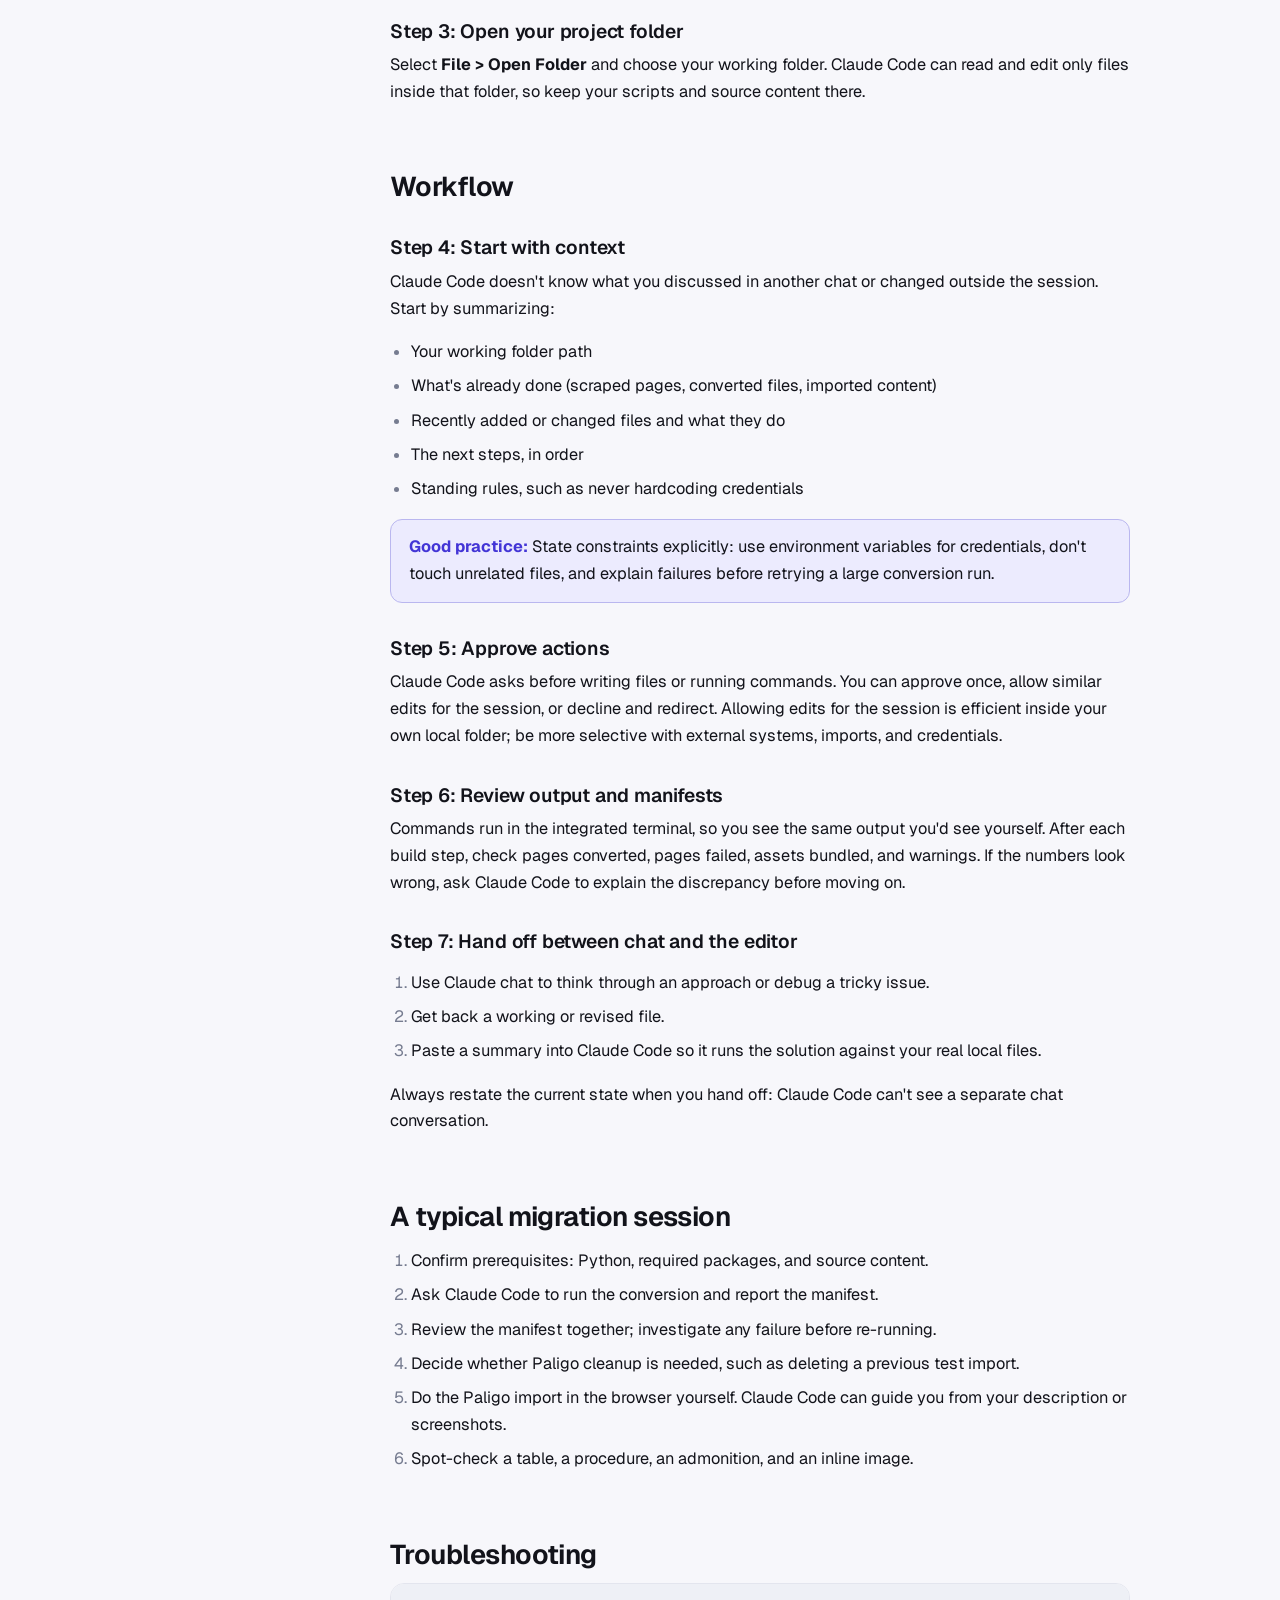
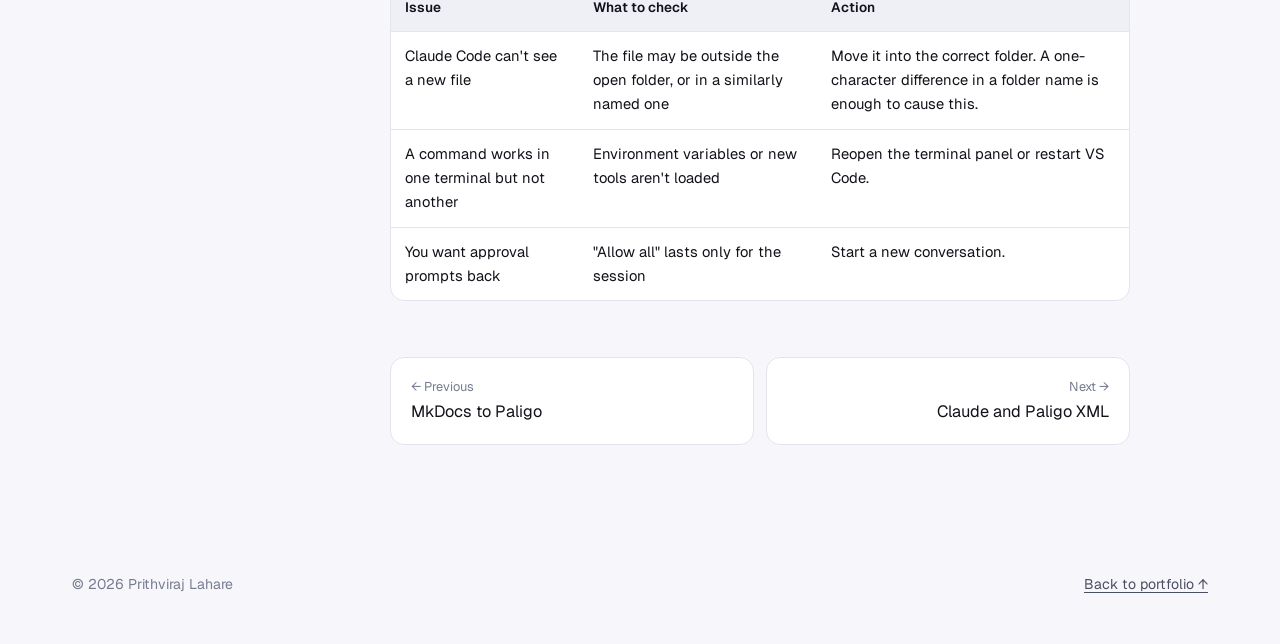
<file: docs/claude-code-vscode.html>
<!doctype html>
<html lang="en">
<head>
  <meta charset="utf-8">
  <meta name="viewport" content="width=device-width, initial-scale=1">
  <title>Using Claude Code in VS Code for a documentation migration | Prithviraj Lahare</title>
  <meta name="description" content="Setting up and using Claude Code in VS Code to run a documentation migration.">
  <meta name="theme-color" content="#5b4cf0">
  <link rel="icon" href="../assets/avatar.svg" type="image/svg+xml">
  <link rel="preconnect" href="https://fonts.googleapis.com">
  <link rel="preconnect" href="https://fonts.gstatic.com" crossorigin>
  <link href="https://fonts.googleapis.com/css2?family=Geist:wght@400;500;600;700&family=Geist+Mono:wght@400;500&display=swap" rel="stylesheet">
  <link rel="stylesheet" href="../css/styles.css">
</head>
<body>
  <a class="skip-link" href="#main">Skip to content</a>
  <div class="progress" aria-hidden="true"></div>

  <header class="site-header">
    <nav class="nav" aria-label="Primary">
      <a class="brand" href="../index.html"><span class="brand-mark">PL</span>Prithviraj Lahare</a>
      <ul id="nav-links" class="nav-links">
        <li><a href="../index.html#research">Research</a></li>
        <li><a href="../index.html#docs">Documentation</a></li>
        <li><a href="../index.html#experience">Experience</a></li>
        <li><a href="../index.html#contact">Contact</a></li>
      </ul>
      <div class="nav-actions">
        <button class="icon-btn theme-toggle" type="button" aria-label="Switch theme">☾</button>
        <a class="nav-cta" href="../index.html#contact">Hire me</a>
        <button class="icon-btn nav-toggle" type="button" aria-expanded="false" aria-controls="nav-links" aria-label="Open menu">
          <span></span><span></span><span></span>
        </button>
      </div>
    </nav>
  </header>

  <main id="main">
    <section class="doc-hero">
      <div class="container">
        <div class="crumbs"><a href="../index.html">Home</a> / <a href="../index.html#docs">Documentation</a> / Setup &amp; workflow</div>
        <span class="tag">Setup &amp; workflow</span>
        <h1>Using Claude Code in VS Code for a documentation migration</h1>
        <p style="color:var(--text-2);font-size:1.12rem;max-width:44em;margin:0">Setting up and using Claude Code in VS Code to run a documentation migration.</p>
        <div class="doc-meta"><span>By Prithviraj Lahare</span><span>2026</span><span class="reading-time"></span></div>
      </div>
    </section>

    <div class="container doc-layout">
      <aside class="toc" aria-label="On this page"><p>On this page</p><ol></ol></aside>
      <article class="prose">
        <p class="note">Originally written for a documentation team's internal knowledge base. Company names and system identifiers have been removed.</p>


      <p>This guide explains how to set up Claude Code in VS Code and use it to run migration scripts, review results, and troubleshoot issues. It covers only the editor and Claude Code workflow; the companion guide explains what the scripts do.</p>

      <h2>Prerequisites</h2>
      <ul>
        <li><strong>VS Code 1.98.0 or later.</strong> Check <strong>Help &gt; About</strong>.</li>
        <li><strong>A Claude plan that includes Claude Code</strong>: Pro, Max, Team, Enterprise, or an Anthropic Console account billed at API rates. The free plan doesn't include Claude Code.</li>
        <li><strong>Windows:</strong> The standard installer needs no extra runtime. You need Node.js only for the npm-based install.</li>
      </ul>

      <h2>Setup</h2>
      <h3>Step 1: Install Claude Code</h3>
      <div class="table-wrap">
        <table>
          <thead><tr><th>Option</th><th>When to use it</th><th>How</th></tr></thead>
          <tbody>
            <tr><td><strong>VS Code extension</strong></td><td>Recommended for this workflow</td><td>In <strong>Extensions</strong>, search for <strong>Claude Code</strong>, install it, and open the panel from the Claude icon in the sidebar.</td></tr>
            <tr><td><strong>Command-line installer</strong></td><td>If you prefer the terminal</td><td>Run the installer in PowerShell, then verify the version.</td></tr>
          </tbody>
        </table>
      </div>
      <pre><code>irm https://claude.ai/install.ps1 | iex
claude --version</code></pre>
      <p>If you see "command not found," close and reopen the terminal: a terminal opened before installation doesn't see the updated PATH.</p>

      <h3>Step 2: Authenticate</h3>
      <p>The first time you open the Claude panel or run <code>claude</code>, your browser opens and asks you to sign in. Usage counts against your plan's limits, shared with the Claude chat interface.</p>

      <h3>Step 3: Open your project folder</h3>
      <p>Select <strong>File &gt; Open Folder</strong> and choose your working folder. Claude Code can read and edit only files inside that folder, so keep your scripts and source content there.</p>

      <h2>Workflow</h2>
      <h3>Step 4: Start with context</h3>
      <p>Claude Code doesn't know what you discussed in another chat or changed outside the session. Start by summarizing:</p>
      <ul>
        <li>Your working folder path</li>
        <li>What's already done (scraped pages, converted files, imported content)</li>
        <li>Recently added or changed files and what they do</li>
        <li>The next steps, in order</li>
        <li>Standing rules, such as never hardcoding credentials</li>
      </ul>
      <div class="callout"><strong>Good practice:</strong> State constraints explicitly: use environment variables for credentials, don't touch unrelated files, and explain failures before retrying a large conversion run.</div>

      <h3>Step 5: Approve actions</h3>
      <p>Claude Code asks before writing files or running commands. You can approve once, allow similar edits for the session, or decline and redirect. Allowing edits for the session is efficient inside your own local folder; be more selective with external systems, imports, and credentials.</p>

      <h3>Step 6: Review output and manifests</h3>
      <p>Commands run in the integrated terminal, so you see the same output you'd see yourself. After each build step, check pages converted, pages failed, assets bundled, and warnings. If the numbers look wrong, ask Claude Code to explain the discrepancy before moving on.</p>

      <h3>Step 7: Hand off between chat and the editor</h3>
      <ol>
        <li>Use Claude chat to think through an approach or debug a tricky issue.</li>
        <li>Get back a working or revised file.</li>
        <li>Paste a summary into Claude Code so it runs the solution against your real local files.</li>
      </ol>
      <p>Always restate the current state when you hand off: Claude Code can't see a separate chat conversation.</p>

      <h2>A typical migration session</h2>
      <ol>
        <li>Confirm prerequisites: Python, required packages, and source content.</li>
        <li>Ask Claude Code to run the conversion and report the manifest.</li>
        <li>Review the manifest together; investigate any failure before re-running.</li>
        <li>Decide whether Paligo cleanup is needed, such as deleting a previous test import.</li>
        <li>Do the Paligo import in the browser yourself. Claude Code can guide you from your description or screenshots.</li>
        <li>Spot-check a table, a procedure, an admonition, and an inline image.</li>
      </ol>

      <h2>Troubleshooting</h2>
      <div class="table-wrap">
        <table>
          <thead><tr><th>Issue</th><th>What to check</th><th>Action</th></tr></thead>
          <tbody>
            <tr><td>Claude Code can't see a new file</td><td>The file may be outside the open folder, or in a similarly named one</td><td>Move it into the correct folder. A one-character difference in a folder name is enough to cause this.</td></tr>
            <tr><td>A command works in one terminal but not another</td><td>Environment variables or new tools aren't loaded</td><td>Reopen the terminal panel or restart VS Code.</td></tr>
            <tr><td>You want approval prompts back</td><td>"Allow all" lasts only for the session</td><td>Start a new conversation.</td></tr>
          </tbody>
        </table>
      </div>

        <nav class="doc-nav" aria-label="More documentation">
          <a href="markdown-to-paligo-migration.html"><small>← Previous</small>MkDocs to Paligo</a>
          <a class="next" href="claude-xml-workflow.html"><small>Next →</small>Claude and Paligo XML</a>
        </nav>
      </article>
    </div>
  </main>

  <footer class="site-footer">
    <div class="container">
      <p>© <span id="year">2026</span> Prithviraj Lahare</p>
      <a href="../index.html">Back to portfolio ↑</a>
    </div>
  </footer>

  <script src="../js/main.js"></script>
</body>
</html>
</file>
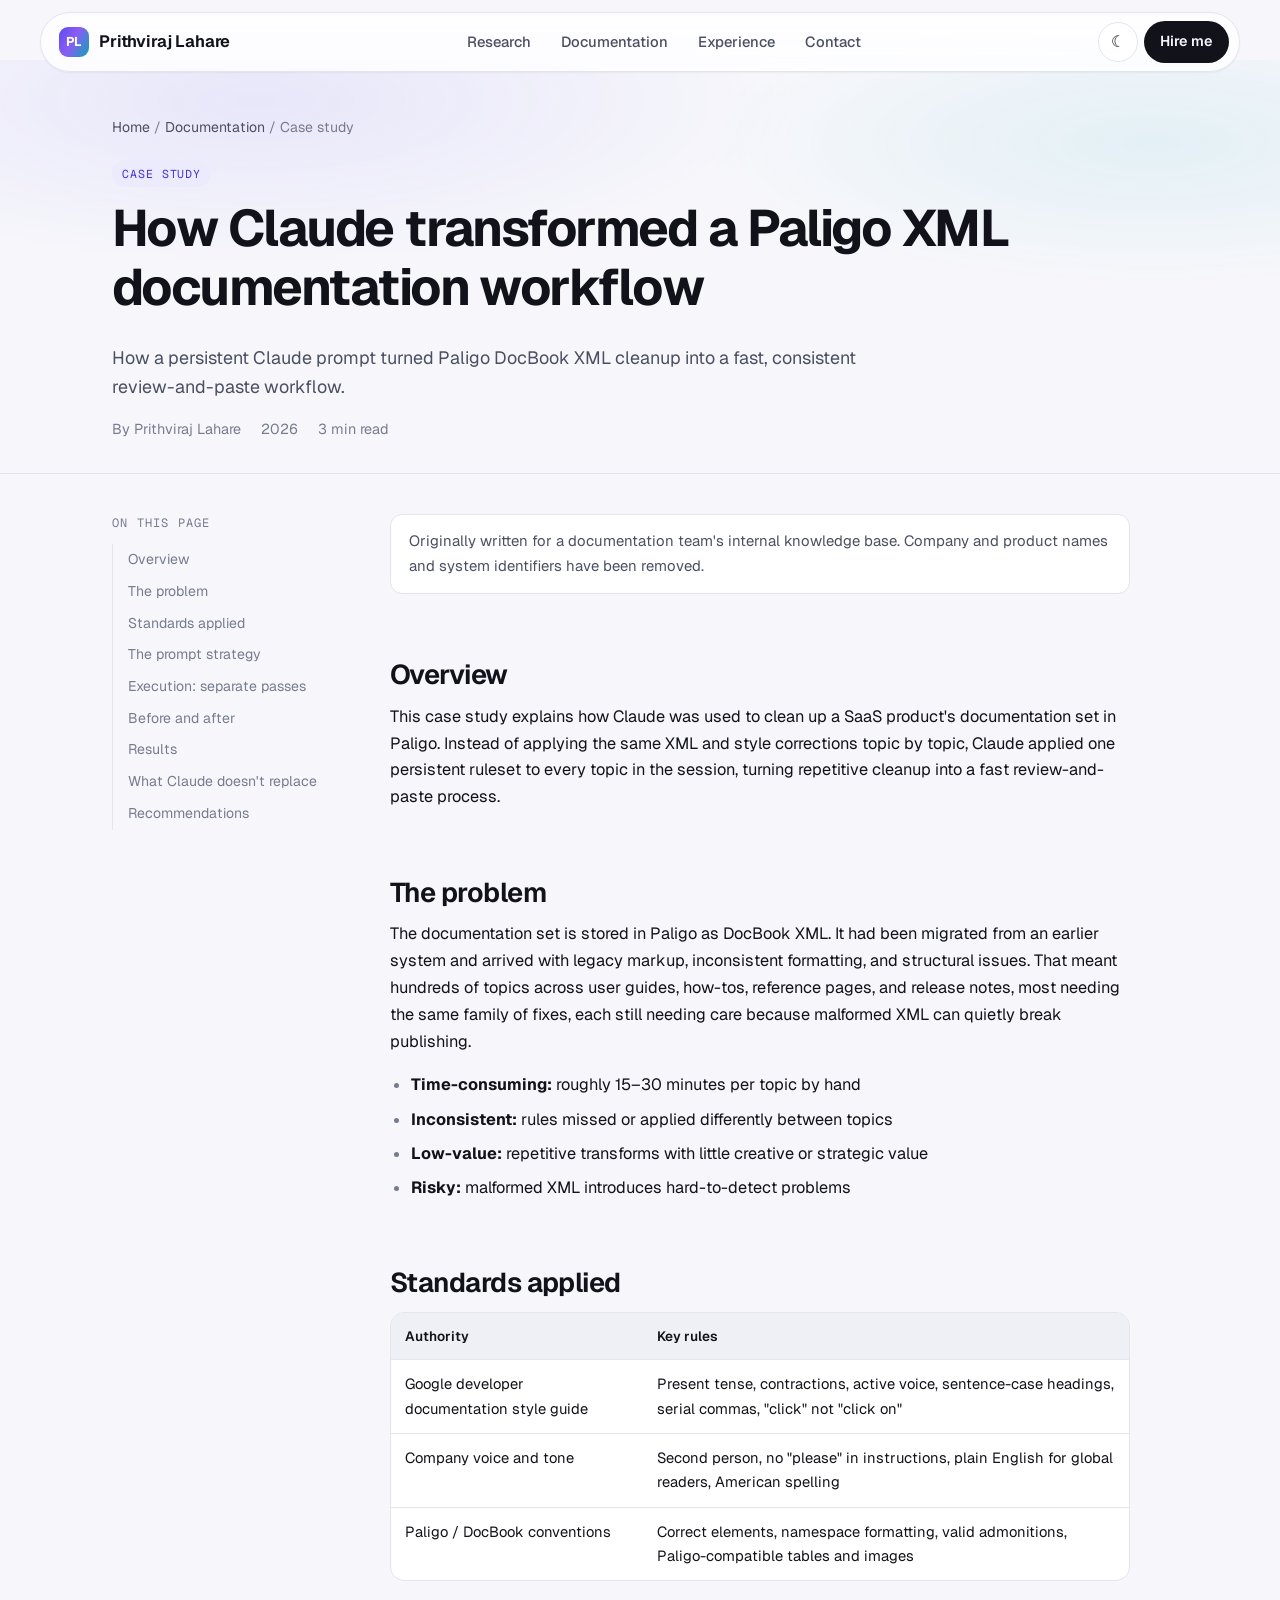
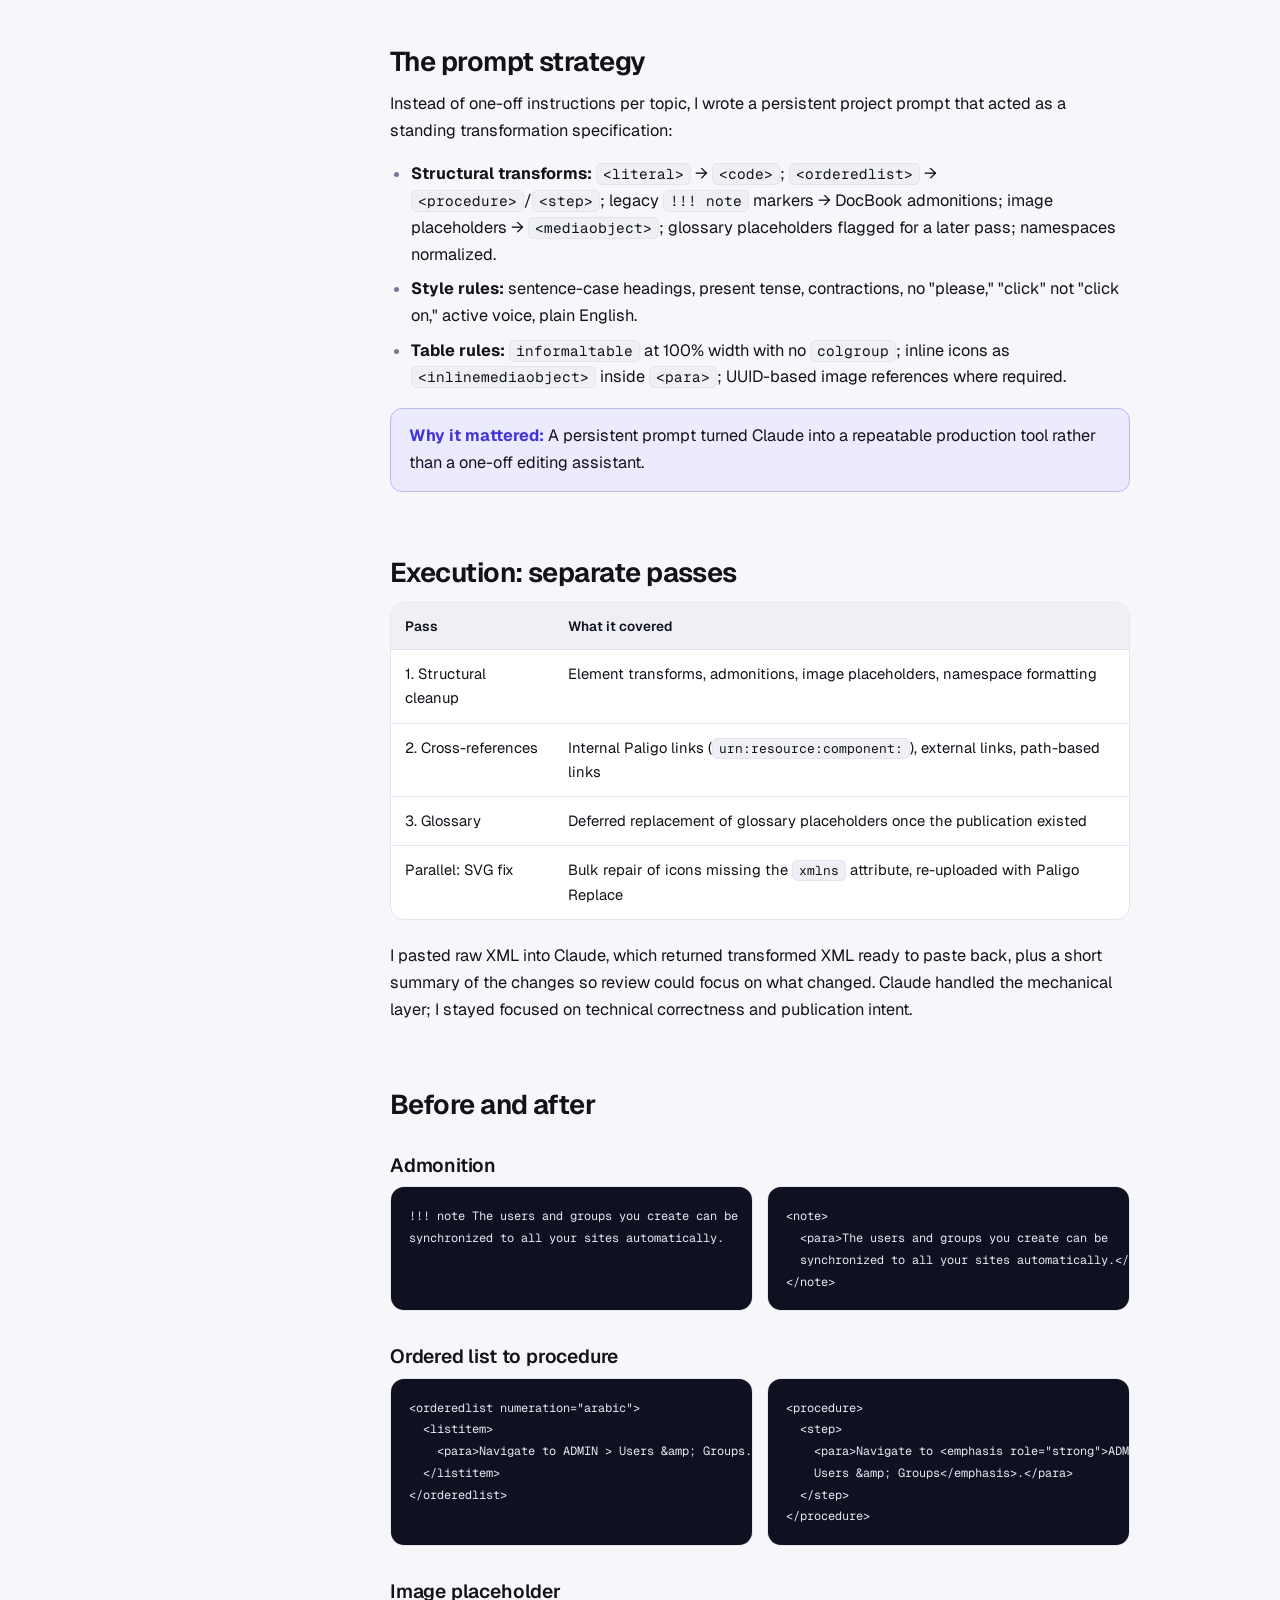
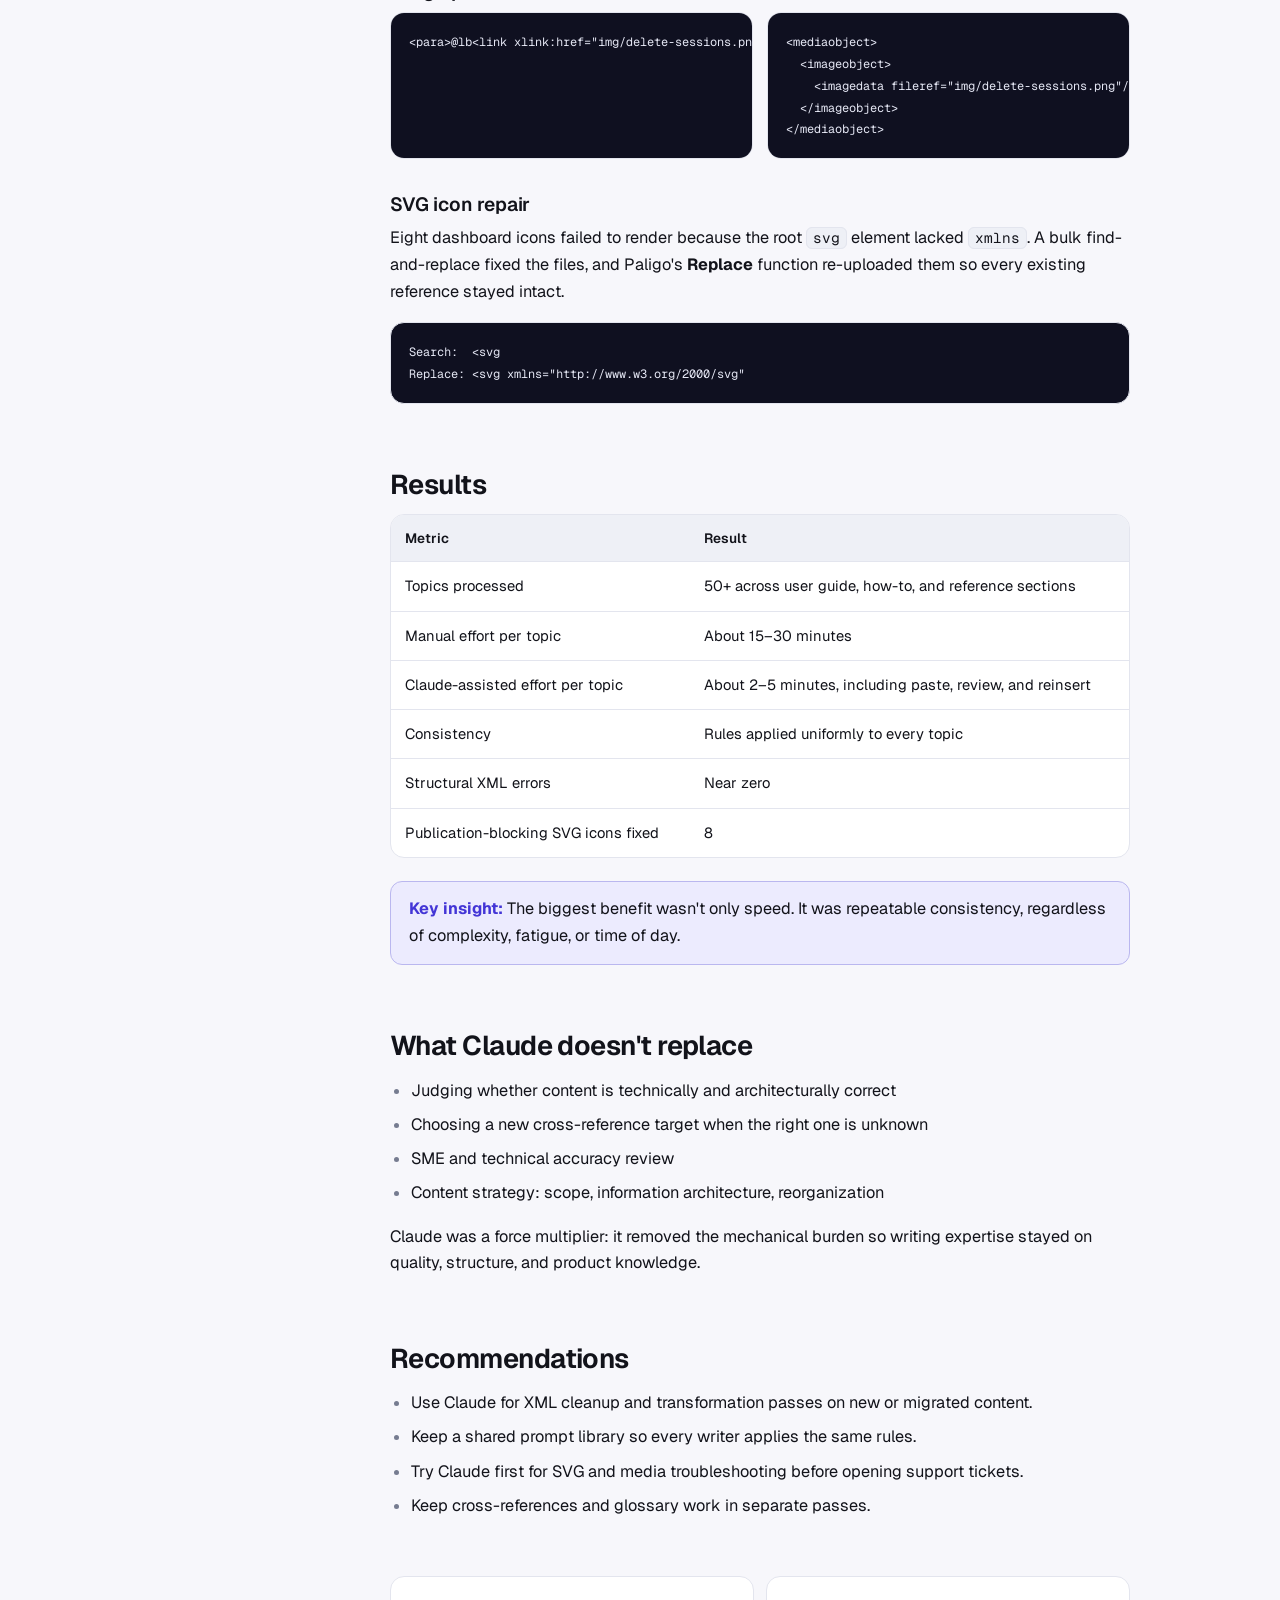
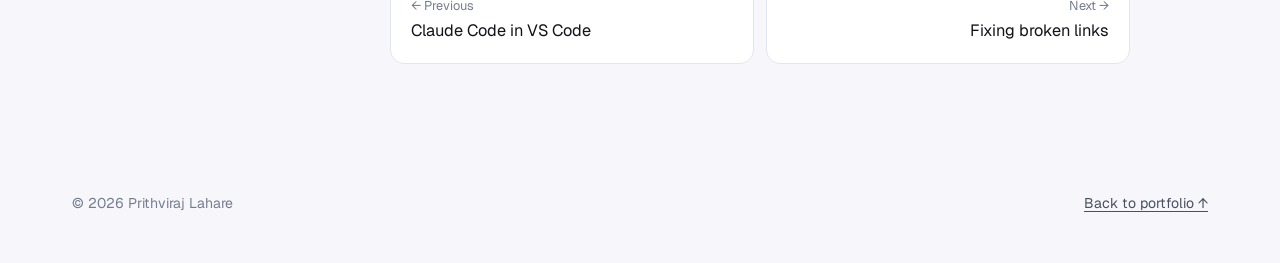
<file: docs/claude-xml-workflow.html>
<!doctype html>
<html lang="en">
<head>
  <meta charset="utf-8">
  <meta name="viewport" content="width=device-width, initial-scale=1">
  <title>How Claude transformed a Paligo XML documentation workflow | Prithviraj Lahare</title>
  <meta name="description" content="How a persistent Claude prompt turned Paligo DocBook XML cleanup into a fast, consistent review-and-paste workflow.">
  <meta name="theme-color" content="#5b4cf0">
  <link rel="icon" href="../assets/avatar.svg" type="image/svg+xml">
  <link rel="preconnect" href="https://fonts.googleapis.com">
  <link rel="preconnect" href="https://fonts.gstatic.com" crossorigin>
  <link href="https://fonts.googleapis.com/css2?family=Geist:wght@400;500;600;700&family=Geist+Mono:wght@400;500&display=swap" rel="stylesheet">
  <link rel="stylesheet" href="../css/styles.css">
</head>
<body>
  <a class="skip-link" href="#main">Skip to content</a>
  <div class="progress" aria-hidden="true"></div>

  <header class="site-header">
    <nav class="nav" aria-label="Primary">
      <a class="brand" href="../index.html"><span class="brand-mark">PL</span>Prithviraj Lahare</a>
      <ul id="nav-links" class="nav-links">
        <li><a href="../index.html#research">Research</a></li>
        <li><a href="../index.html#docs">Documentation</a></li>
        <li><a href="../index.html#experience">Experience</a></li>
        <li><a href="../index.html#contact">Contact</a></li>
      </ul>
      <div class="nav-actions">
        <button class="icon-btn theme-toggle" type="button" aria-label="Switch theme">☾</button>
        <a class="nav-cta" href="../index.html#contact">Hire me</a>
        <button class="icon-btn nav-toggle" type="button" aria-expanded="false" aria-controls="nav-links" aria-label="Open menu">
          <span></span><span></span><span></span>
        </button>
      </div>
    </nav>
  </header>

  <main id="main">
    <section class="doc-hero">
      <div class="container">
        <div class="crumbs"><a href="../index.html">Home</a> / <a href="../index.html#docs">Documentation</a> / Case study</div>
        <span class="tag">Case study</span>
        <h1>How Claude transformed a Paligo XML documentation workflow</h1>
        <p style="color:var(--text-2);font-size:1.12rem;max-width:44em;margin:0">How a persistent Claude prompt turned Paligo DocBook XML cleanup into a fast, consistent review-and-paste workflow.</p>
        <div class="doc-meta"><span>By Prithviraj Lahare</span><span>2026</span><span class="reading-time"></span></div>
      </div>
    </section>

    <div class="container doc-layout">
      <aside class="toc" aria-label="On this page"><p>On this page</p><ol></ol></aside>
      <article class="prose">
        <p class="note">Originally written for a documentation team's internal knowledge base. Company and product names and system identifiers have been removed.</p>


      <h2>Overview</h2>
      <p>This case study explains how Claude was used to clean up a SaaS product's documentation set in Paligo. Instead of applying the same XML and style corrections topic by topic, Claude applied one persistent ruleset to every topic in the session, turning repetitive cleanup into a fast review-and-paste process.</p>

      <h2>The problem</h2>
      <p>The documentation set is stored in Paligo as DocBook XML. It had been migrated from an earlier system and arrived with legacy markup, inconsistent formatting, and structural issues. That meant hundreds of topics across user guides, how-tos, reference pages, and release notes, most needing the same family of fixes, each still needing care because malformed XML can quietly break publishing.</p>
      <ul>
        <li><strong>Time-consuming:</strong> roughly 15–30 minutes per topic by hand</li>
        <li><strong>Inconsistent:</strong> rules missed or applied differently between topics</li>
        <li><strong>Low-value:</strong> repetitive transforms with little creative or strategic value</li>
        <li><strong>Risky:</strong> malformed XML introduces hard-to-detect problems</li>
      </ul>

      <h2>Standards applied</h2>
      <div class="table-wrap">
        <table>
          <thead><tr><th>Authority</th><th>Key rules</th></tr></thead>
          <tbody>
            <tr><td>Google developer documentation style guide</td><td>Present tense, contractions, active voice, sentence-case headings, serial commas, "click" not "click on"</td></tr>
            <tr><td>Company voice and tone</td><td>Second person, no "please" in instructions, plain English for global readers, American spelling</td></tr>
            <tr><td>Paligo / DocBook conventions</td><td>Correct elements, namespace formatting, valid admonitions, Paligo-compatible tables and images</td></tr>
          </tbody>
        </table>
      </div>

      <h2>The prompt strategy</h2>
      <p>Instead of one-off instructions per topic, I wrote a persistent project prompt that acted as a standing transformation specification:</p>
      <ul>
        <li><strong>Structural transforms:</strong> <code>&lt;literal&gt;</code> → <code>&lt;code&gt;</code>; <code>&lt;orderedlist&gt;</code> → <code>&lt;procedure&gt;</code>/<code>&lt;step&gt;</code>; legacy <code>!!! note</code> markers → DocBook admonitions; image placeholders → <code>&lt;mediaobject&gt;</code>; glossary placeholders flagged for a later pass; namespaces normalized.</li>
        <li><strong>Style rules:</strong> sentence-case headings, present tense, contractions, no "please," "click" not "click on," active voice, plain English.</li>
        <li><strong>Table rules:</strong> <code>informaltable</code> at 100% width with no <code>colgroup</code>; inline icons as <code>&lt;inlinemediaobject&gt;</code> inside <code>&lt;para&gt;</code>; UUID-based image references where required.</li>
      </ul>
      <div class="callout"><strong>Why it mattered:</strong> A persistent prompt turned Claude into a repeatable production tool rather than a one-off editing assistant.</div>

      <h2>Execution: separate passes</h2>
      <div class="table-wrap">
        <table>
          <thead><tr><th>Pass</th><th>What it covered</th></tr></thead>
          <tbody>
            <tr><td>1. Structural cleanup</td><td>Element transforms, admonitions, image placeholders, namespace formatting</td></tr>
            <tr><td>2. Cross-references</td><td>Internal Paligo links (<code>urn:resource:component:</code>), external links, path-based links</td></tr>
            <tr><td>3. Glossary</td><td>Deferred replacement of glossary placeholders once the publication existed</td></tr>
            <tr><td>Parallel: SVG fix</td><td>Bulk repair of icons missing the <code>xmlns</code> attribute, re-uploaded with Paligo Replace</td></tr>
          </tbody>
        </table>
      </div>
      <p>I pasted raw XML into Claude, which returned transformed XML ready to paste back, plus a short summary of the changes so review could focus on what changed. Claude handled the mechanical layer; I stayed focused on technical correctness and publication intent.</p>

      <h2>Before and after</h2>
      <h3>Admonition</h3>
      <div class="split">
        <pre><code>!!! note The users and groups you create can be
synchronized to all your sites automatically.</code></pre>
        <pre><code>&lt;note&gt;
  &lt;para&gt;The users and groups you create can be
  synchronized to all your sites automatically.&lt;/para&gt;
&lt;/note&gt;</code></pre>
      </div>

      <h3>Ordered list to procedure</h3>
      <div class="split">
        <pre><code>&lt;orderedlist numeration="arabic"&gt;
  &lt;listitem&gt;
    &lt;para&gt;Navigate to ADMIN &gt; Users &amp;amp; Groups.&lt;/para&gt;
  &lt;/listitem&gt;
&lt;/orderedlist&gt;</code></pre>
        <pre><code>&lt;procedure&gt;
  &lt;step&gt;
    &lt;para&gt;Navigate to &lt;emphasis role="strong"&gt;ADMIN &amp;gt;
    Users &amp;amp; Groups&lt;/emphasis&gt;.&lt;/para&gt;
  &lt;/step&gt;
&lt;/procedure&gt;</code></pre>
      </div>

      <h3>Image placeholder</h3>
      <div class="split">
        <pre><code>&lt;para&gt;@lb&lt;link xlink:href="img/delete-sessions.png"&gt;&lt;/link&gt;&lt;/para&gt;</code></pre>
        <pre><code>&lt;mediaobject&gt;
  &lt;imageobject&gt;
    &lt;imagedata fileref="img/delete-sessions.png"/&gt;
  &lt;/imageobject&gt;
&lt;/mediaobject&gt;</code></pre>
      </div>

      <h3>SVG icon repair</h3>
      <p>Eight dashboard icons failed to render because the root <code>svg</code> element lacked <code>xmlns</code>. A bulk find-and-replace fixed the files, and Paligo's <strong>Replace</strong> function re-uploaded them so every existing reference stayed intact.</p>
      <pre><code>Search:  &lt;svg
Replace: &lt;svg xmlns="http://www.w3.org/2000/svg"</code></pre>

      <h2>Results</h2>
      <div class="table-wrap">
        <table>
          <thead><tr><th>Metric</th><th>Result</th></tr></thead>
          <tbody>
            <tr><td>Topics processed</td><td>50+ across user guide, how-to, and reference sections</td></tr>
            <tr><td>Manual effort per topic</td><td>About 15–30 minutes</td></tr>
            <tr><td>Claude-assisted effort per topic</td><td>About 2–5 minutes, including paste, review, and reinsert</td></tr>
            <tr><td>Consistency</td><td>Rules applied uniformly to every topic</td></tr>
            <tr><td>Structural XML errors</td><td>Near zero</td></tr>
            <tr><td>Publication-blocking SVG icons fixed</td><td>8</td></tr>
          </tbody>
        </table>
      </div>
      <div class="callout"><strong>Key insight:</strong> The biggest benefit wasn't only speed. It was repeatable consistency, regardless of complexity, fatigue, or time of day.</div>

      <h2>What Claude doesn't replace</h2>
      <ul>
        <li>Judging whether content is technically and architecturally correct</li>
        <li>Choosing a new cross-reference target when the right one is unknown</li>
        <li>SME and technical accuracy review</li>
        <li>Content strategy: scope, information architecture, reorganization</li>
      </ul>
      <p>Claude was a force multiplier: it removed the mechanical burden so writing expertise stayed on quality, structure, and product knowledge.</p>

      <h2>Recommendations</h2>
      <ul>
        <li>Use Claude for XML cleanup and transformation passes on new or migrated content.</li>
        <li>Keep a shared prompt library so every writer applies the same rules.</li>
        <li>Try Claude first for SVG and media troubleshooting before opening support tickets.</li>
        <li>Keep cross-references and glossary work in separate passes.</li>
      </ul>

        <nav class="doc-nav" aria-label="More documentation">
          <a href="claude-code-vscode.html"><small>← Previous</small>Claude Code in VS Code</a>
          <a class="next" href="broken-link-triage.html"><small>Next →</small>Fixing broken links</a>
        </nav>
      </article>
    </div>
  </main>

  <footer class="site-footer">
    <div class="container">
      <p>© <span id="year">2026</span> Prithviraj Lahare</p>
      <a href="../index.html">Back to portfolio ↑</a>
    </div>
  </footer>

  <script src="../js/main.js"></script>
</body>
</html>
</file>
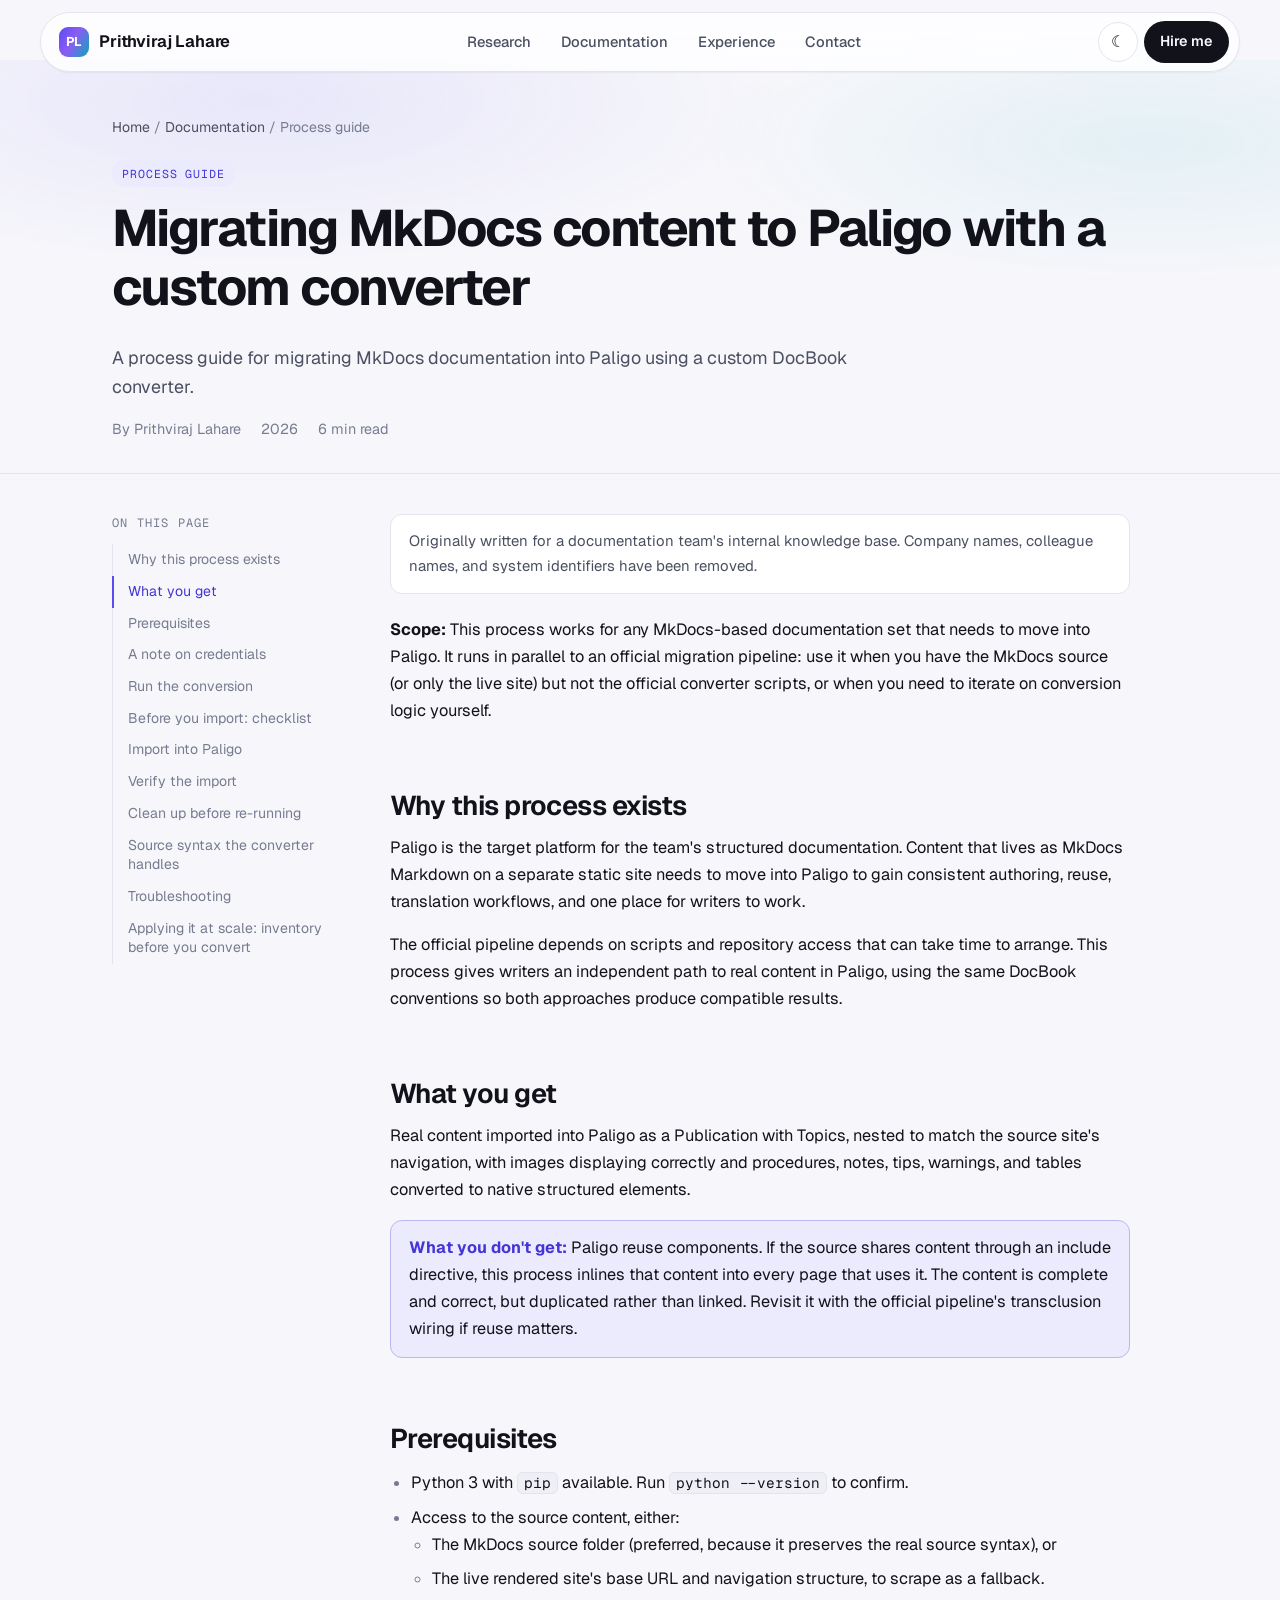
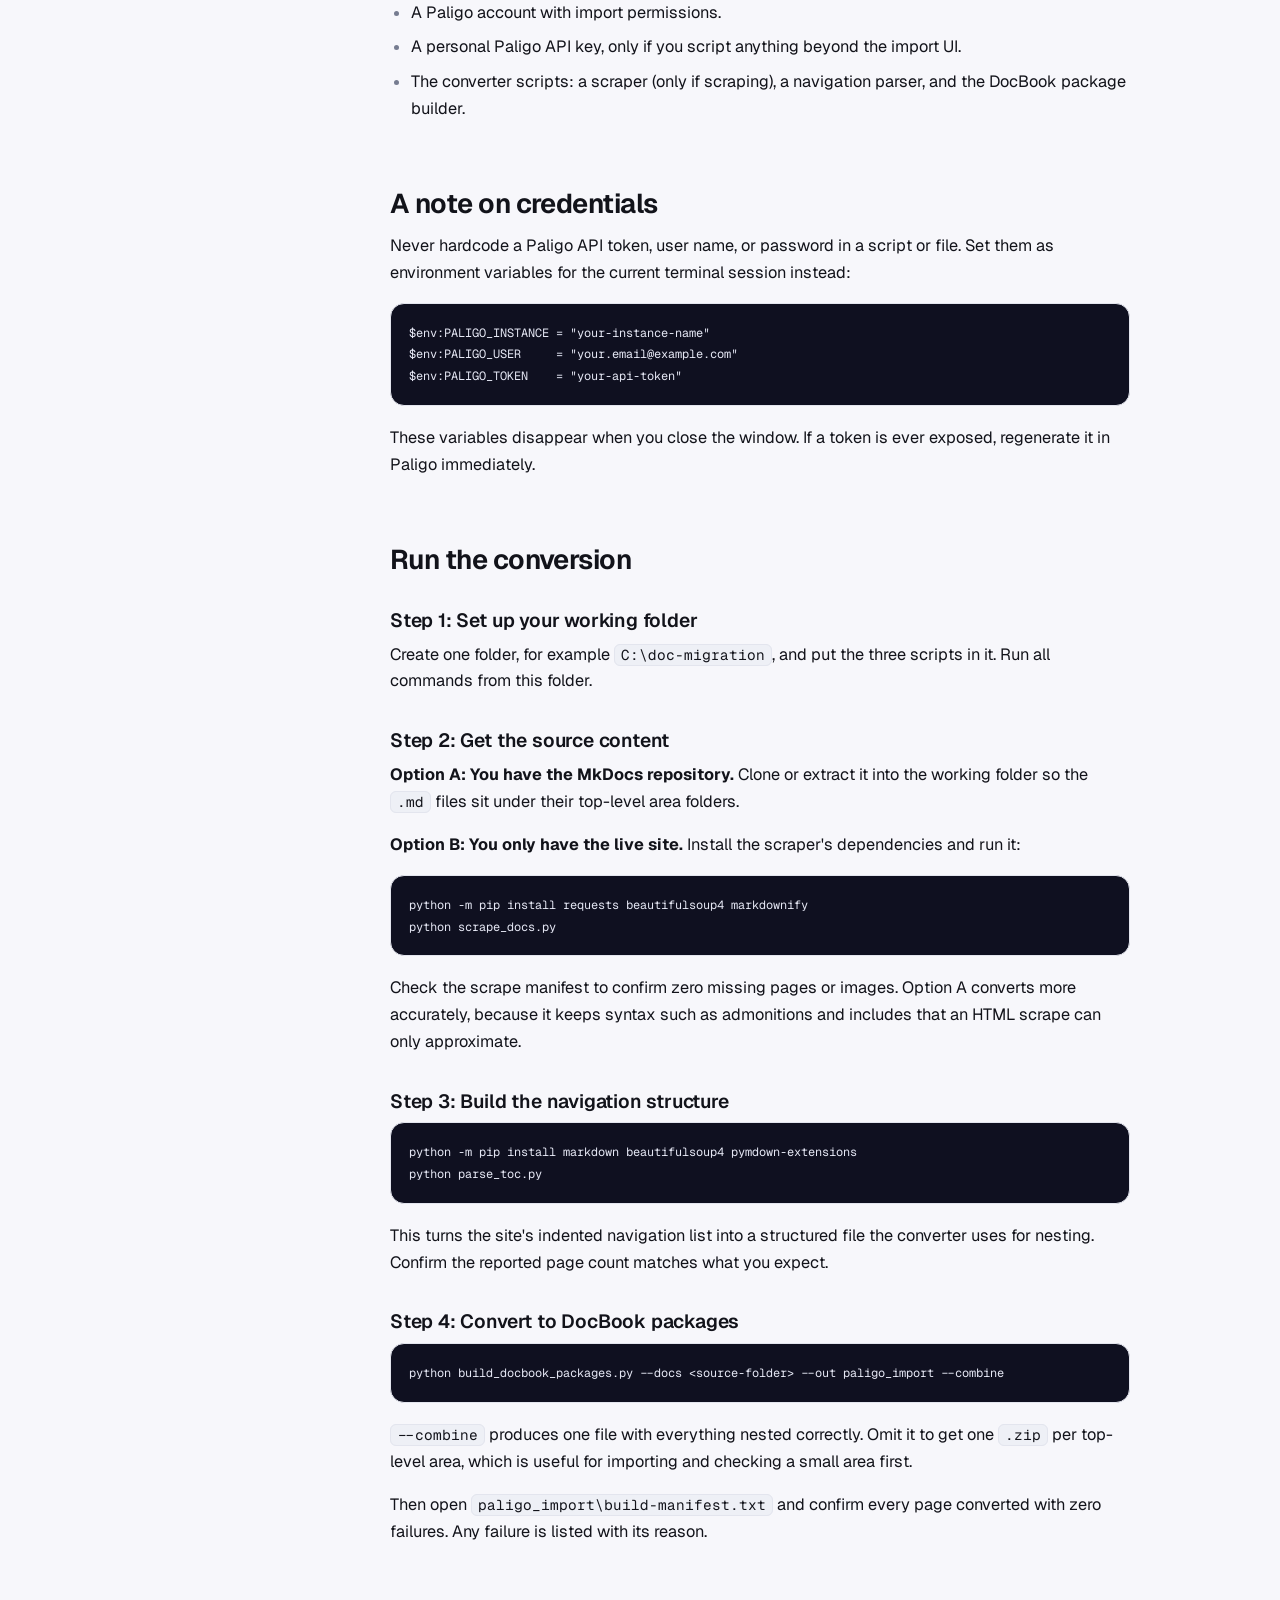
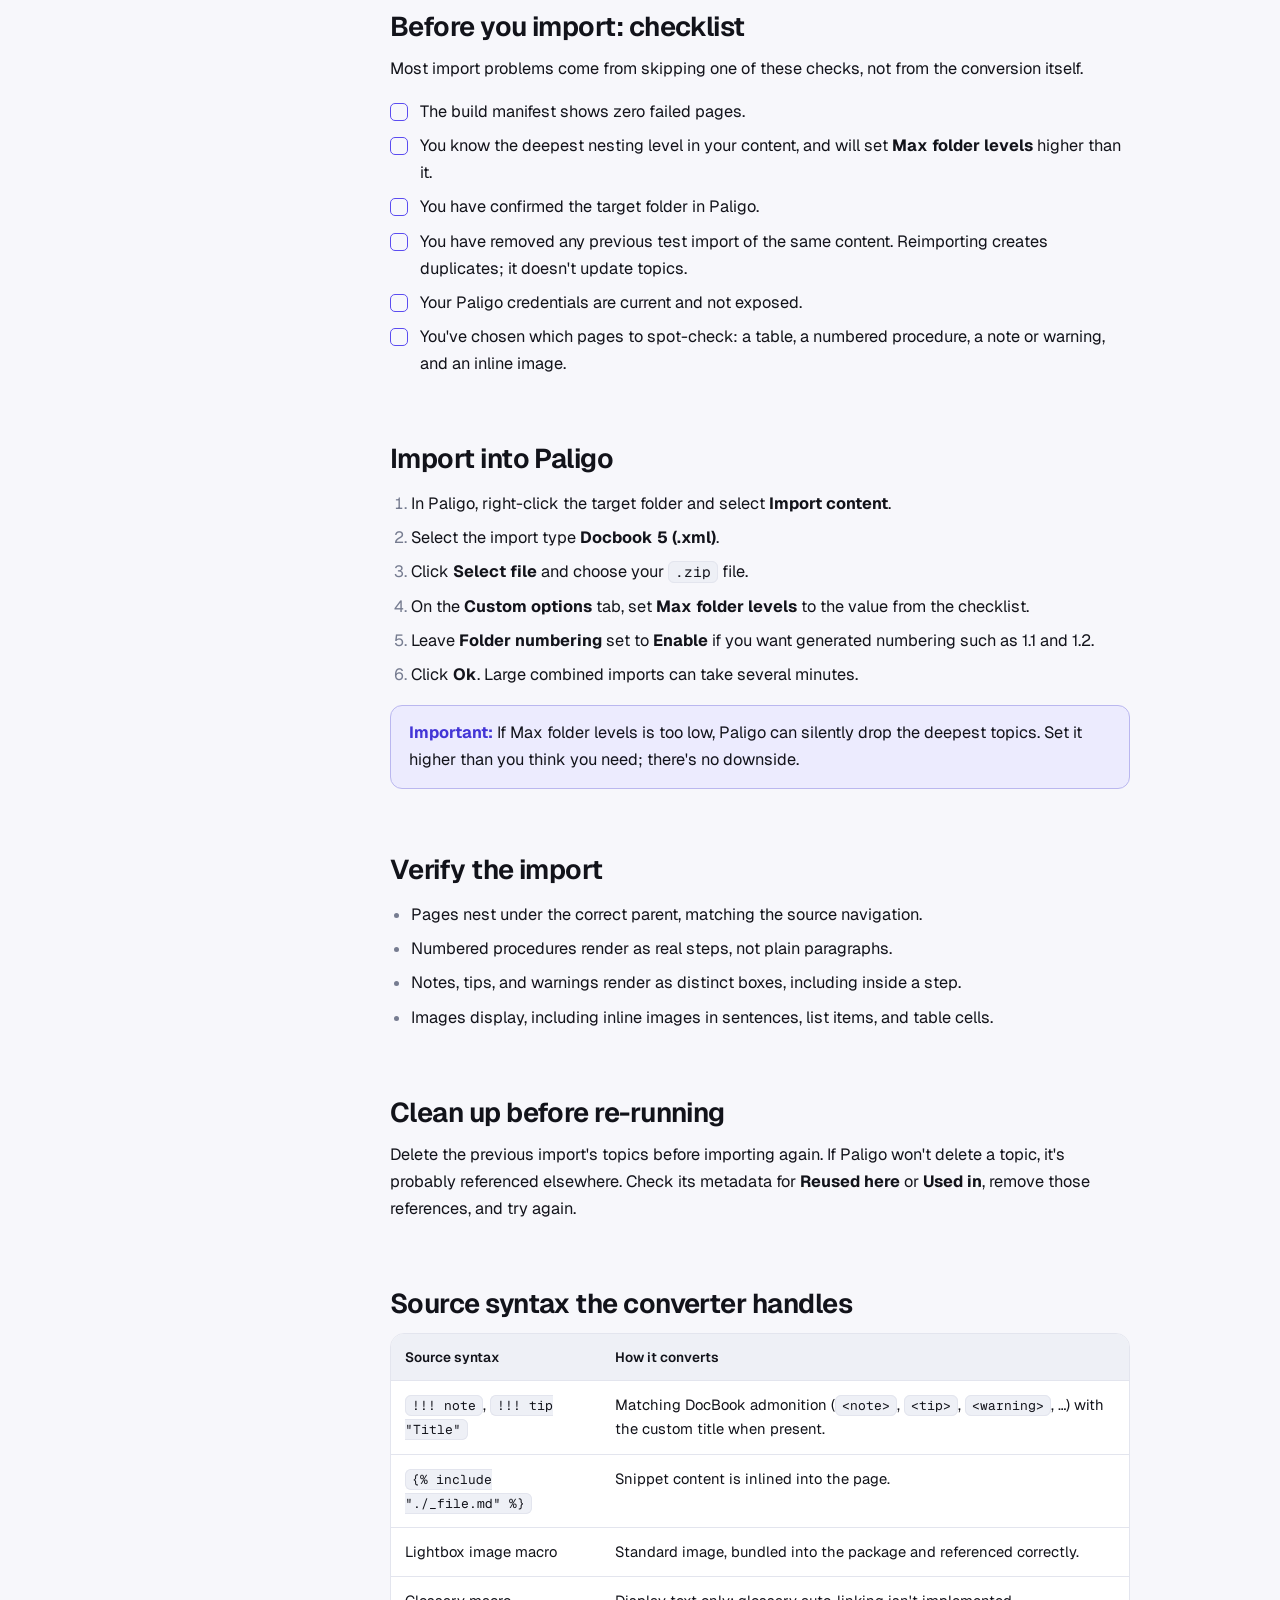
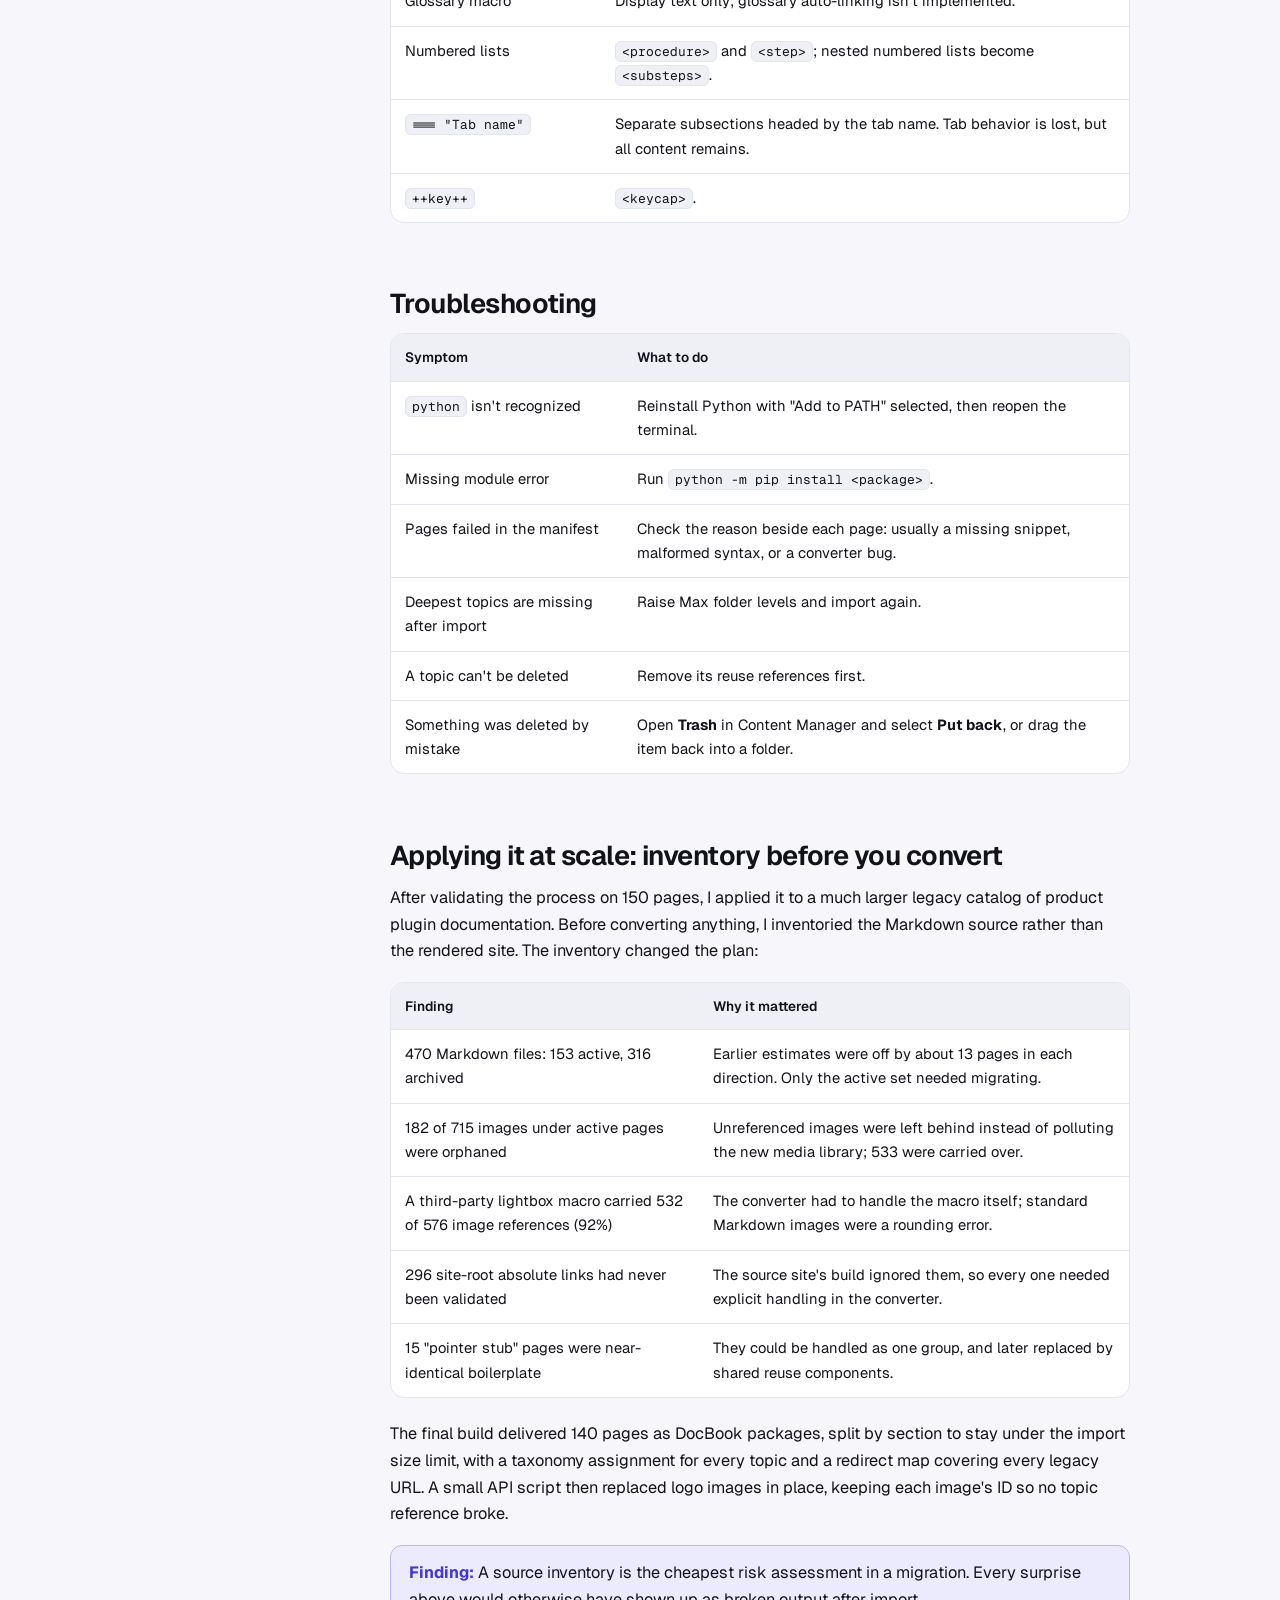
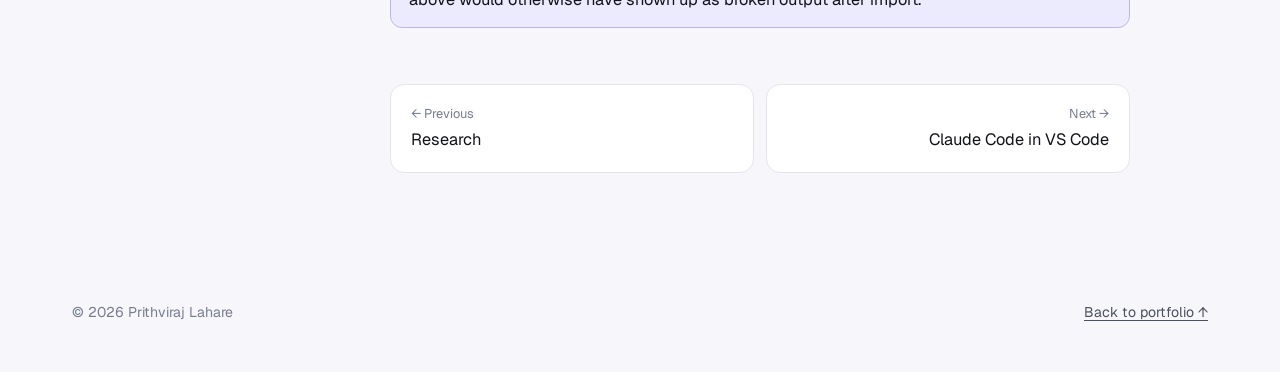
<file: docs/markdown-to-paligo-migration.html>
<!doctype html>
<html lang="en">
<head>
  <meta charset="utf-8">
  <meta name="viewport" content="width=device-width, initial-scale=1">
  <title>Migrating MkDocs content to Paligo with a custom converter | Prithviraj Lahare</title>
  <meta name="description" content="A process guide for migrating MkDocs documentation into Paligo using a custom DocBook converter.">
  <meta name="theme-color" content="#5b4cf0">
  <link rel="icon" href="../assets/avatar.svg" type="image/svg+xml">
  <link rel="preconnect" href="https://fonts.googleapis.com">
  <link rel="preconnect" href="https://fonts.gstatic.com" crossorigin>
  <link href="https://fonts.googleapis.com/css2?family=Geist:wght@400;500;600;700&family=Geist+Mono:wght@400;500&display=swap" rel="stylesheet">
  <link rel="stylesheet" href="../css/styles.css">
</head>
<body>
  <a class="skip-link" href="#main">Skip to content</a>
  <div class="progress" aria-hidden="true"></div>

  <header class="site-header">
    <nav class="nav" aria-label="Primary">
      <a class="brand" href="../index.html"><span class="brand-mark">PL</span>Prithviraj Lahare</a>
      <ul id="nav-links" class="nav-links">
        <li><a href="../index.html#research">Research</a></li>
        <li><a href="../index.html#docs">Documentation</a></li>
        <li><a href="../index.html#experience">Experience</a></li>
        <li><a href="../index.html#contact">Contact</a></li>
      </ul>
      <div class="nav-actions">
        <button class="icon-btn theme-toggle" type="button" aria-label="Switch theme">☾</button>
        <a class="nav-cta" href="../index.html#contact">Hire me</a>
        <button class="icon-btn nav-toggle" type="button" aria-expanded="false" aria-controls="nav-links" aria-label="Open menu">
          <span></span><span></span><span></span>
        </button>
      </div>
    </nav>
  </header>

  <main id="main">
    <section class="doc-hero">
      <div class="container">
        <div class="crumbs"><a href="../index.html">Home</a> / <a href="../index.html#docs">Documentation</a> / Process guide</div>
        <span class="tag">Process guide</span>
        <h1>Migrating MkDocs content to Paligo with a custom converter</h1>
        <p style="color:var(--text-2);font-size:1.12rem;max-width:44em;margin:0">A process guide for migrating MkDocs documentation into Paligo using a custom DocBook converter.</p>
        <div class="doc-meta"><span>By Prithviraj Lahare</span><span>2026</span><span class="reading-time"></span></div>
      </div>
    </section>

    <div class="container doc-layout">
      <aside class="toc" aria-label="On this page"><p>On this page</p><ol></ol></aside>
      <article class="prose">
        <p class="note">Originally written for a documentation team's internal knowledge base. Company names, colleague names, and system identifiers have been removed.</p>


      <p><strong>Scope:</strong> This process works for any MkDocs-based documentation set that needs to move into Paligo. It runs in parallel to an official migration pipeline: use it when you have the MkDocs source (or only the live site) but not the official converter scripts, or when you need to iterate on conversion logic yourself.</p>

      <h2>Why this process exists</h2>
      <p>Paligo is the target platform for the team's structured documentation. Content that lives as MkDocs Markdown on a separate static site needs to move into Paligo to gain consistent authoring, reuse, translation workflows, and one place for writers to work.</p>
      <p>The official pipeline depends on scripts and repository access that can take time to arrange. This process gives writers an independent path to real content in Paligo, using the same DocBook conventions so both approaches produce compatible results.</p>

      <h2>What you get</h2>
      <p>Real content imported into Paligo as a Publication with Topics, nested to match the source site's navigation, with images displaying correctly and procedures, notes, tips, warnings, and tables converted to native structured elements.</p>
      <div class="callout"><strong>What you don't get:</strong> Paligo reuse components. If the source shares content through an include directive, this process inlines that content into every page that uses it. The content is complete and correct, but duplicated rather than linked. Revisit it with the official pipeline's transclusion wiring if reuse matters.</div>

      <h2>Prerequisites</h2>
      <ul>
        <li>Python 3 with <code>pip</code> available. Run <code>python --version</code> to confirm.</li>
        <li>Access to the source content, either:
          <ul>
            <li>The MkDocs source folder (preferred, because it preserves the real source syntax), or</li>
            <li>The live rendered site's base URL and navigation structure, to scrape as a fallback.</li>
          </ul>
        </li>
        <li>A Paligo account with import permissions.</li>
        <li>A personal Paligo API key, only if you script anything beyond the import UI.</li>
        <li>The converter scripts: a scraper (only if scraping), a navigation parser, and the DocBook package builder.</li>
      </ul>

      <h2>A note on credentials</h2>
      <p>Never hardcode a Paligo API token, user name, or password in a script or file. Set them as environment variables for the current terminal session instead:</p>
      <pre><code>$env:PALIGO_INSTANCE = "your-instance-name"
$env:PALIGO_USER     = "your.email@example.com"
$env:PALIGO_TOKEN    = "your-api-token"</code></pre>
      <p>These variables disappear when you close the window. If a token is ever exposed, regenerate it in Paligo immediately.</p>

      <h2>Run the conversion</h2>
      <h3>Step 1: Set up your working folder</h3>
      <p>Create one folder, for example <code>C:\doc-migration</code>, and put the three scripts in it. Run all commands from this folder.</p>

      <h3>Step 2: Get the source content</h3>
      <p><strong>Option A: You have the MkDocs repository.</strong> Clone or extract it into the working folder so the <code>.md</code> files sit under their top-level area folders.</p>
      <p><strong>Option B: You only have the live site.</strong> Install the scraper's dependencies and run it:</p>
      <pre><code>python -m pip install requests beautifulsoup4 markdownify
python scrape_docs.py</code></pre>
      <p>Check the scrape manifest to confirm zero missing pages or images. Option A converts more accurately, because it keeps syntax such as admonitions and includes that an HTML scrape can only approximate.</p>

      <h3>Step 3: Build the navigation structure</h3>
      <pre><code>python -m pip install markdown beautifulsoup4 pymdown-extensions
python parse_toc.py</code></pre>
      <p>This turns the site's indented navigation list into a structured file the converter uses for nesting. Confirm the reported page count matches what you expect.</p>

      <h3>Step 4: Convert to DocBook packages</h3>
      <pre><code>python build_docbook_packages.py --docs &lt;source-folder&gt; --out paligo_import --combine</code></pre>
      <p><code>--combine</code> produces one file with everything nested correctly. Omit it to get one <code>.zip</code> per top-level area, which is useful for importing and checking a small area first.</p>
      <p>Then open <code>paligo_import\build-manifest.txt</code> and confirm every page converted with zero failures. Any failure is listed with its reason.</p>

      <h2>Before you import: checklist</h2>
      <p>Most import problems come from skipping one of these checks, not from the conversion itself.</p>
      <ul class="checklist">
        <li>The build manifest shows zero failed pages.</li>
        <li>You know the deepest nesting level in your content, and will set <strong>Max folder levels</strong> higher than it.</li>
        <li>You have confirmed the target folder in Paligo.</li>
        <li>You have removed any previous test import of the same content. Reimporting creates duplicates; it doesn't update topics.</li>
        <li>Your Paligo credentials are current and not exposed.</li>
        <li>You've chosen which pages to spot-check: a table, a numbered procedure, a note or warning, and an inline image.</li>
      </ul>

      <h2>Import into Paligo</h2>
      <ol>
        <li>In Paligo, right-click the target folder and select <strong>Import content</strong>.</li>
        <li>Select the import type <strong>Docbook 5 (.xml)</strong>.</li>
        <li>Click <strong>Select file</strong> and choose your <code>.zip</code> file.</li>
        <li>On the <strong>Custom options</strong> tab, set <strong>Max folder levels</strong> to the value from the checklist.</li>
        <li>Leave <strong>Folder numbering</strong> set to <strong>Enable</strong> if you want generated numbering such as 1.1 and 1.2.</li>
        <li>Click <strong>Ok</strong>. Large combined imports can take several minutes.</li>
      </ol>
      <div class="callout"><strong>Important:</strong> If Max folder levels is too low, Paligo can silently drop the deepest topics. Set it higher than you think you need; there's no downside.</div>

      <h2>Verify the import</h2>
      <ul>
        <li>Pages nest under the correct parent, matching the source navigation.</li>
        <li>Numbered procedures render as real steps, not plain paragraphs.</li>
        <li>Notes, tips, and warnings render as distinct boxes, including inside a step.</li>
        <li>Images display, including inline images in sentences, list items, and table cells.</li>
      </ul>

      <h2>Clean up before re-running</h2>
      <p>Delete the previous import's topics before importing again. If Paligo won't delete a topic, it's probably referenced elsewhere. Check its metadata for <strong>Reused here</strong> or <strong>Used in</strong>, remove those references, and try again.</p>

      <h2>Source syntax the converter handles</h2>
      <div class="table-wrap">
        <table>
          <thead><tr><th>Source syntax</th><th>How it converts</th></tr></thead>
          <tbody>
            <tr><td><code>!!! note</code>, <code>!!! tip "Title"</code></td><td>Matching DocBook admonition (<code>&lt;note&gt;</code>, <code>&lt;tip&gt;</code>, <code>&lt;warning&gt;</code>, …) with the custom title when present.</td></tr>
            <tr><td><code>{% include "./_file.md" %}</code></td><td>Snippet content is inlined into the page.</td></tr>
            <tr><td>Lightbox image macro</td><td>Standard image, bundled into the package and referenced correctly.</td></tr>
            <tr><td>Glossary macro</td><td>Display text only; glossary auto-linking isn't implemented.</td></tr>
            <tr><td>Numbered lists</td><td><code>&lt;procedure&gt;</code> and <code>&lt;step&gt;</code>; nested numbered lists become <code>&lt;substeps&gt;</code>.</td></tr>
            <tr><td><code>=== "Tab name"</code></td><td>Separate subsections headed by the tab name. Tab behavior is lost, but all content remains.</td></tr>
            <tr><td><code>++key++</code></td><td><code>&lt;keycap&gt;</code>.</td></tr>
          </tbody>
        </table>
      </div>

      <h2>Troubleshooting</h2>
      <div class="table-wrap">
        <table>
          <thead><tr><th>Symptom</th><th>What to do</th></tr></thead>
          <tbody>
            <tr><td><code>python</code> isn't recognized</td><td>Reinstall Python with "Add to PATH" selected, then reopen the terminal.</td></tr>
            <tr><td>Missing module error</td><td>Run <code>python -m pip install &lt;package&gt;</code>.</td></tr>
            <tr><td>Pages failed in the manifest</td><td>Check the reason beside each page: usually a missing snippet, malformed syntax, or a converter bug.</td></tr>
            <tr><td>Deepest topics are missing after import</td><td>Raise Max folder levels and import again.</td></tr>
            <tr><td>A topic can't be deleted</td><td>Remove its reuse references first.</td></tr>
            <tr><td>Something was deleted by mistake</td><td>Open <strong>Trash</strong> in Content Manager and select <strong>Put back</strong>, or drag the item back into a folder.</td></tr>
          </tbody>
        </table>
      </div>

      <h2>Applying it at scale: inventory before you convert</h2>
      <p>After validating the process on 150 pages, I applied it to a much larger legacy catalog of product plugin documentation. Before converting anything, I inventoried the Markdown source rather than the rendered site. The inventory changed the plan:</p>
      <div class="table-wrap">
        <table>
          <thead><tr><th>Finding</th><th>Why it mattered</th></tr></thead>
          <tbody>
            <tr><td>470 Markdown files: 153 active, 316 archived</td><td>Earlier estimates were off by about 13 pages in each direction. Only the active set needed migrating.</td></tr>
            <tr><td>182 of 715 images under active pages were orphaned</td><td>Unreferenced images were left behind instead of polluting the new media library; 533 were carried over.</td></tr>
            <tr><td>A third-party lightbox macro carried 532 of 576 image references (92%)</td><td>The converter had to handle the macro itself; standard Markdown images were a rounding error.</td></tr>
            <tr><td>296 site-root absolute links had never been validated</td><td>The source site's build ignored them, so every one needed explicit handling in the converter.</td></tr>
            <tr><td>15 "pointer stub" pages were near-identical boilerplate</td><td>They could be handled as one group, and later replaced by shared reuse components.</td></tr>
          </tbody>
        </table>
      </div>
      <p>The final build delivered 140 pages as DocBook packages, split by section to stay under the import size limit, with a taxonomy assignment for every topic and a redirect map covering every legacy URL. A small API script then replaced logo images in place, keeping each image's ID so no topic reference broke.</p>
      <div class="callout"><strong>Finding:</strong> A source inventory is the cheapest risk assessment in a migration. Every surprise above would otherwise have shown up as broken output after import.</div>

        <nav class="doc-nav" aria-label="More documentation">
          <a href="ai-structured-documentation-research.html"><small>← Previous</small>Research</a>
          <a class="next" href="claude-code-vscode.html"><small>Next →</small>Claude Code in VS Code</a>
        </nav>
      </article>
    </div>
  </main>

  <footer class="site-footer">
    <div class="container">
      <p>© <span id="year">2026</span> Prithviraj Lahare</p>
      <a href="../index.html">Back to portfolio ↑</a>
    </div>
  </footer>

  <script src="../js/main.js"></script>
</body>
</html>
</file>
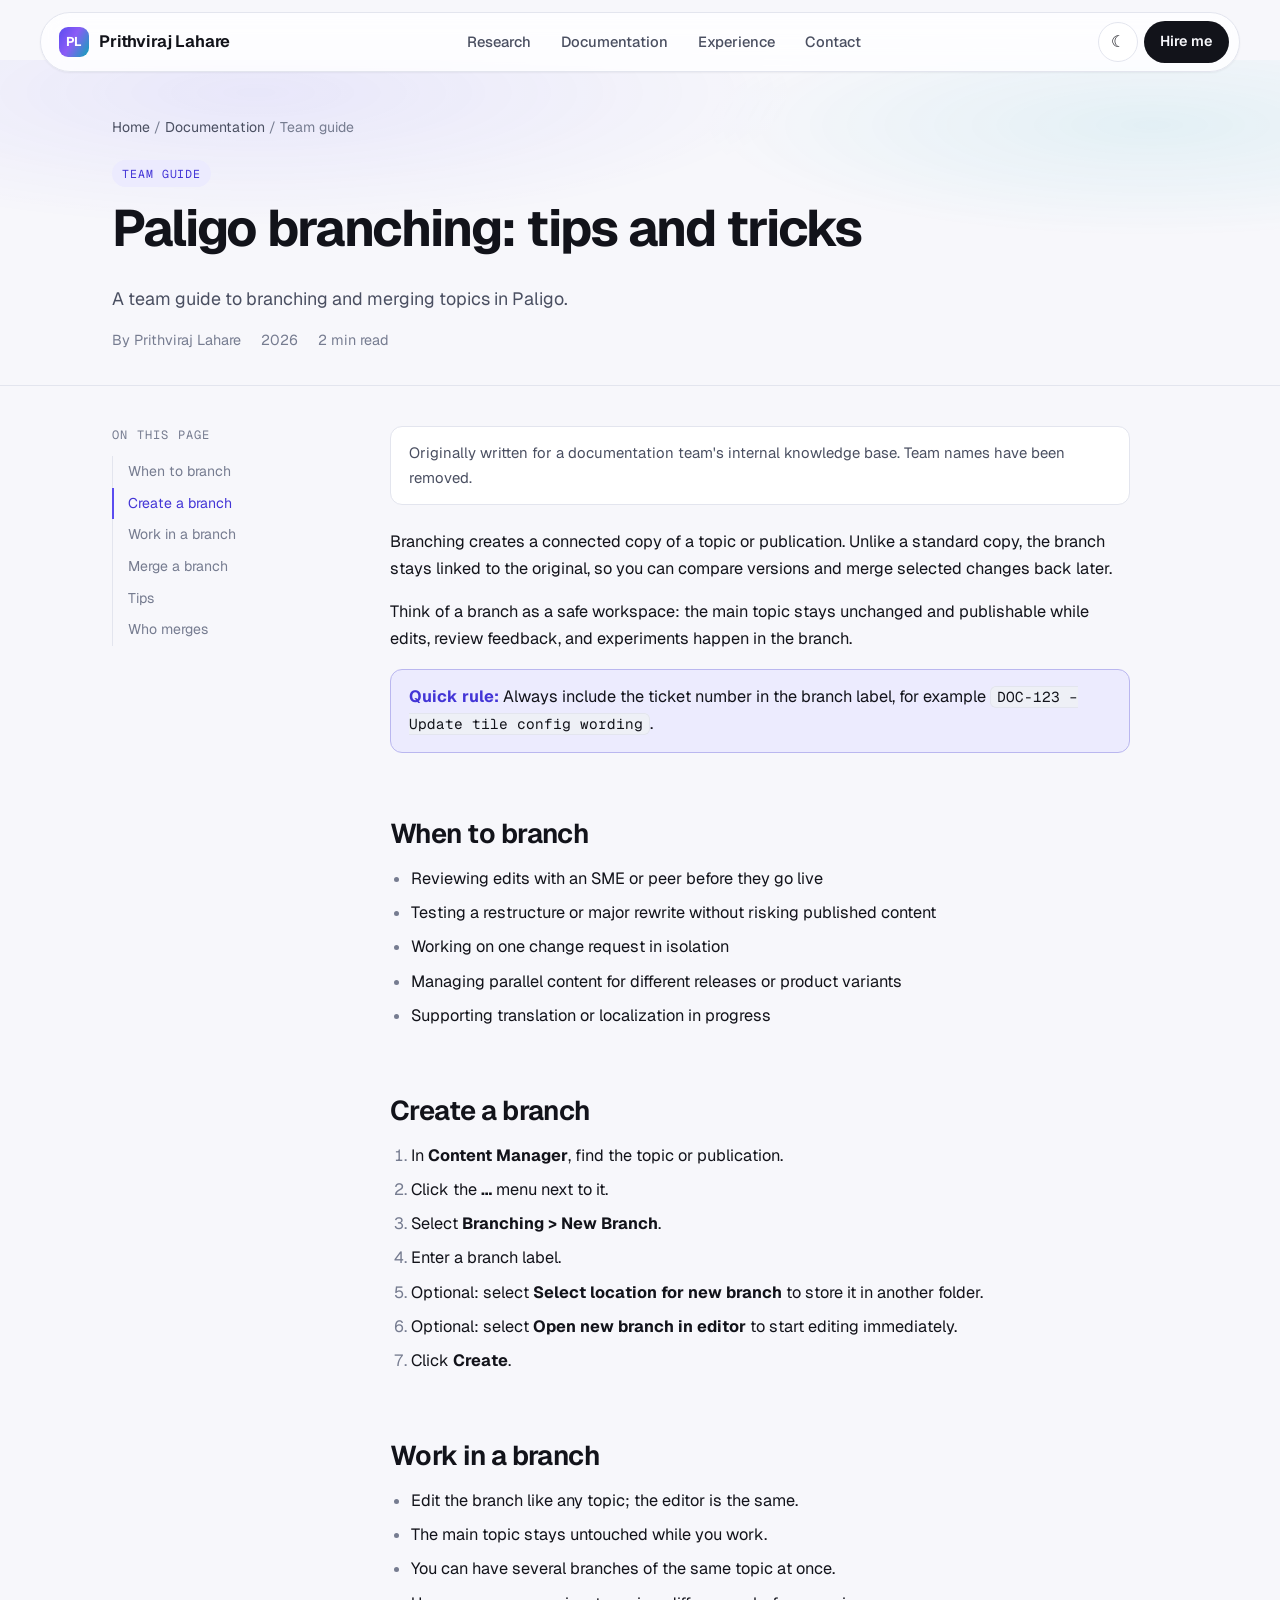
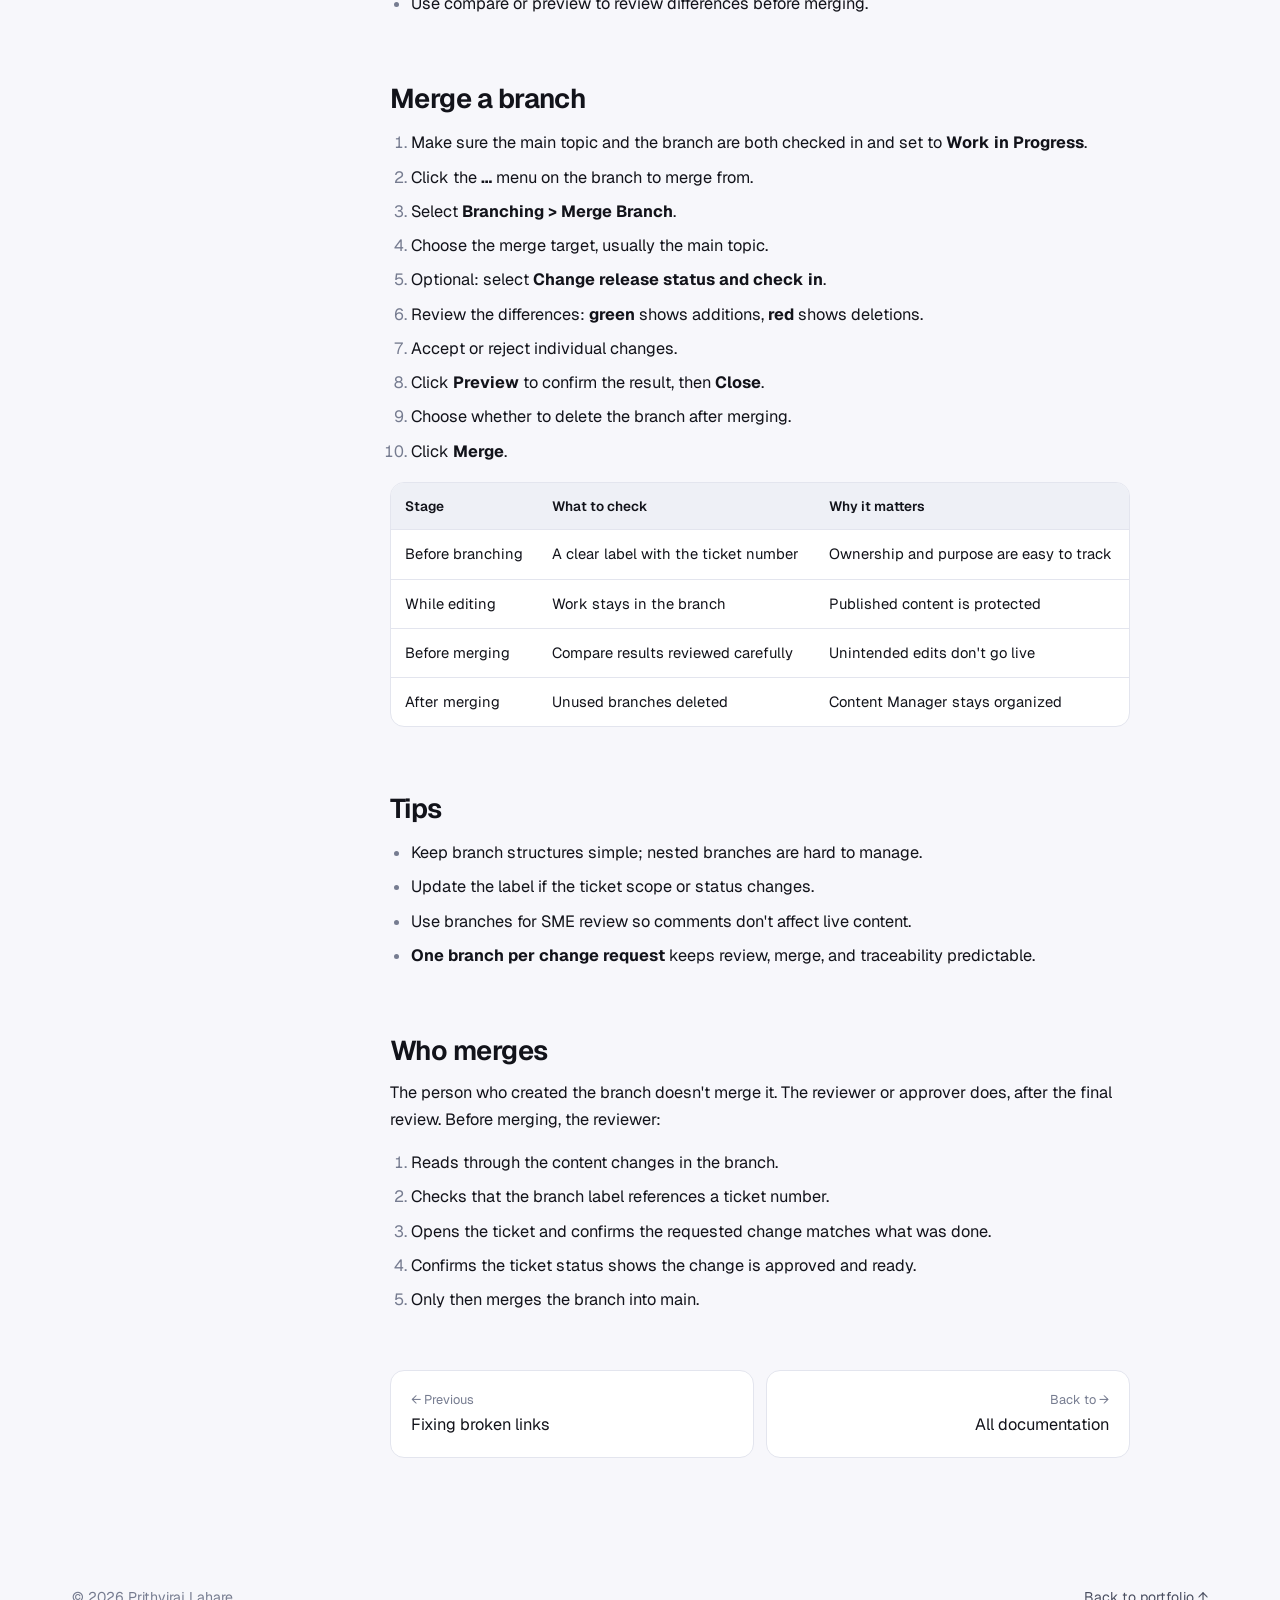
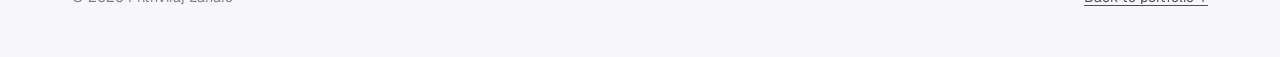
<file: docs/paligo-branching.html>
<!doctype html>
<html lang="en">
<head>
  <meta charset="utf-8">
  <meta name="viewport" content="width=device-width, initial-scale=1">
  <title>Paligo branching: tips and tricks | Prithviraj Lahare</title>
  <meta name="description" content="A team guide to branching and merging topics in Paligo.">
  <meta name="theme-color" content="#5b4cf0">
  <link rel="icon" href="../assets/avatar.svg" type="image/svg+xml">
  <link rel="preconnect" href="https://fonts.googleapis.com">
  <link rel="preconnect" href="https://fonts.gstatic.com" crossorigin>
  <link href="https://fonts.googleapis.com/css2?family=Geist:wght@400;500;600;700&family=Geist+Mono:wght@400;500&display=swap" rel="stylesheet">
  <link rel="stylesheet" href="../css/styles.css">
</head>
<body>
  <a class="skip-link" href="#main">Skip to content</a>
  <div class="progress" aria-hidden="true"></div>

  <header class="site-header">
    <nav class="nav" aria-label="Primary">
      <a class="brand" href="../index.html"><span class="brand-mark">PL</span>Prithviraj Lahare</a>
      <ul id="nav-links" class="nav-links">
        <li><a href="../index.html#research">Research</a></li>
        <li><a href="../index.html#docs">Documentation</a></li>
        <li><a href="../index.html#experience">Experience</a></li>
        <li><a href="../index.html#contact">Contact</a></li>
      </ul>
      <div class="nav-actions">
        <button class="icon-btn theme-toggle" type="button" aria-label="Switch theme">☾</button>
        <a class="nav-cta" href="../index.html#contact">Hire me</a>
        <button class="icon-btn nav-toggle" type="button" aria-expanded="false" aria-controls="nav-links" aria-label="Open menu">
          <span></span><span></span><span></span>
        </button>
      </div>
    </nav>
  </header>

  <main id="main">
    <section class="doc-hero">
      <div class="container">
        <div class="crumbs"><a href="../index.html">Home</a> / <a href="../index.html#docs">Documentation</a> / Team guide</div>
        <span class="tag">Team guide</span>
        <h1>Paligo branching: tips and tricks</h1>
        <p style="color:var(--text-2);font-size:1.12rem;max-width:44em;margin:0">A team guide to branching and merging topics in Paligo.</p>
        <div class="doc-meta"><span>By Prithviraj Lahare</span><span>2026</span><span class="reading-time"></span></div>
      </div>
    </section>

    <div class="container doc-layout">
      <aside class="toc" aria-label="On this page"><p>On this page</p><ol></ol></aside>
      <article class="prose">
        <p class="note">Originally written for a documentation team's internal knowledge base. Team names have been removed.</p>


      <p>Branching creates a connected copy of a topic or publication. Unlike a standard copy, the branch stays linked to the original, so you can compare versions and merge selected changes back later.</p>
      <p>Think of a branch as a safe workspace: the main topic stays unchanged and publishable while edits, review feedback, and experiments happen in the branch.</p>
      <div class="callout"><strong>Quick rule:</strong> Always include the ticket number in the branch label, for example <code>DOC-123 – Update tile config wording</code>.</div>

      <h2>When to branch</h2>
      <ul>
        <li>Reviewing edits with an SME or peer before they go live</li>
        <li>Testing a restructure or major rewrite without risking published content</li>
        <li>Working on one change request in isolation</li>
        <li>Managing parallel content for different releases or product variants</li>
        <li>Supporting translation or localization in progress</li>
      </ul>

      <h2>Create a branch</h2>
      <ol>
        <li>In <strong>Content Manager</strong>, find the topic or publication.</li>
        <li>Click the <strong>…</strong> menu next to it.</li>
        <li>Select <strong>Branching &gt; New Branch</strong>.</li>
        <li>Enter a branch label.</li>
        <li>Optional: select <strong>Select location for new branch</strong> to store it in another folder.</li>
        <li>Optional: select <strong>Open new branch in editor</strong> to start editing immediately.</li>
        <li>Click <strong>Create</strong>.</li>
      </ol>

      <h2>Work in a branch</h2>
      <ul>
        <li>Edit the branch like any topic; the editor is the same.</li>
        <li>The main topic stays untouched while you work.</li>
        <li>You can have several branches of the same topic at once.</li>
        <li>Use compare or preview to review differences before merging.</li>
      </ul>

      <h2>Merge a branch</h2>
      <ol>
        <li>Make sure the main topic and the branch are both checked in and set to <strong>Work in Progress</strong>.</li>
        <li>Click the <strong>…</strong> menu on the branch to merge from.</li>
        <li>Select <strong>Branching &gt; Merge Branch</strong>.</li>
        <li>Choose the merge target, usually the main topic.</li>
        <li>Optional: select <strong>Change release status and check in</strong>.</li>
        <li>Review the differences: <strong>green</strong> shows additions, <strong>red</strong> shows deletions.</li>
        <li>Accept or reject individual changes.</li>
        <li>Click <strong>Preview</strong> to confirm the result, then <strong>Close</strong>.</li>
        <li>Choose whether to delete the branch after merging.</li>
        <li>Click <strong>Merge</strong>.</li>
      </ol>

      <div class="table-wrap">
        <table>
          <thead><tr><th>Stage</th><th>What to check</th><th>Why it matters</th></tr></thead>
          <tbody>
            <tr><td>Before branching</td><td>A clear label with the ticket number</td><td>Ownership and purpose are easy to track</td></tr>
            <tr><td>While editing</td><td>Work stays in the branch</td><td>Published content is protected</td></tr>
            <tr><td>Before merging</td><td>Compare results reviewed carefully</td><td>Unintended edits don't go live</td></tr>
            <tr><td>After merging</td><td>Unused branches deleted</td><td>Content Manager stays organized</td></tr>
          </tbody>
        </table>
      </div>

      <h2>Tips</h2>
      <ul>
        <li>Keep branch structures simple; nested branches are hard to manage.</li>
        <li>Update the label if the ticket scope or status changes.</li>
        <li>Use branches for SME review so comments don't affect live content.</li>
        <li><strong>One branch per change request</strong> keeps review, merge, and traceability predictable.</li>
      </ul>

      <h2>Who merges</h2>
      <p>The person who created the branch doesn't merge it. The reviewer or approver does, after the final review. Before merging, the reviewer:</p>
      <ol>
        <li>Reads through the content changes in the branch.</li>
        <li>Checks that the branch label references a ticket number.</li>
        <li>Opens the ticket and confirms the requested change matches what was done.</li>
        <li>Confirms the ticket status shows the change is approved and ready.</li>
        <li>Only then merges the branch into main.</li>
      </ol>

        <nav class="doc-nav" aria-label="More documentation">
          <a href="broken-link-triage.html"><small>← Previous</small>Fixing broken links</a>
          <a class="next" href="../index.html#docs"><small>Back to →</small>All documentation</a>
        </nav>
      </article>
    </div>
  </main>

  <footer class="site-footer">
    <div class="container">
      <p>© <span id="year">2026</span> Prithviraj Lahare</p>
      <a href="../index.html">Back to portfolio ↑</a>
    </div>
  </footer>

  <script src="../js/main.js"></script>
</body>
</html>
</file>
<file: css/styles.css>
/* =========================================================
   Design tokens
   ========================================================= */
:root {
  --bg: #f7f7fb;
  --bg-elev: #ffffff;
  --bg-sunken: #eef0f6;
  --text: #12131a;
  --text-2: #4a4f61;
  --text-3: #767c90;
  --border: #e3e5ee;
  --border-strong: #cfd3e0;
  --accent: #5b4cf0;
  --accent-2: #0ea5b7;
  --accent-soft: #ecebfe;
  --accent-text: #4335d6;
  --good: #0f9d6b;
  --grad: linear-gradient(120deg, #5b4cf0 0%, #8b5cf6 45%, #0ea5b7 100%);
  --glow: radial-gradient(60% 60% at 20% 10%, rgba(91, 76, 240, .16), transparent 70%),
          radial-gradient(50% 50% at 90% 20%, rgba(14, 165, 183, .14), transparent 70%);
  --shadow-sm: 0 1px 2px rgba(18, 19, 26, .05);
  --shadow: 0 1px 2px rgba(18, 19, 26, .04), 0 10px 30px -12px rgba(18, 19, 26, .14);
  --radius: 20px;
  --radius-sm: 12px;
  --max: 1200px;
  --font: "Geist", "Inter", system-ui, -apple-system, "Segoe UI", sans-serif;
  --mono: "Geist Mono", ui-monospace, "Cascadia Code", Consolas, monospace;
  --code-bg: #0f1020;
  --code-text: #e6e8f5;
}

@media (prefers-color-scheme: dark) {
  :root:not([data-theme="light"]) {
    --bg: #0a0b10;
    --bg-elev: #12141c;
    --bg-sunken: #171a24;
    --text: #eef0f7;
    --text-2: #b3b8c9;
    --text-3: #868ca0;
    --border: #232736;
    --border-strong: #31364a;
    --accent: #8b7dff;
    --accent-2: #2dd4e6;
    --accent-soft: #1d1b3a;
    --accent-text: #b2a9ff;
    --good: #34d399;
    --glow: radial-gradient(60% 60% at 20% 10%, rgba(139, 125, 255, .22), transparent 70%),
            radial-gradient(50% 50% at 90% 20%, rgba(45, 212, 230, .14), transparent 70%);
    --shadow-sm: 0 1px 2px rgba(0, 0, 0, .4);
    --shadow: 0 1px 2px rgba(0, 0, 0, .4), 0 18px 40px -18px rgba(0, 0, 0, .7);
    --code-bg: #0d0e18;
  }
}
:root[data-theme="dark"] {
  --bg: #0a0b10;
  --bg-elev: #12141c;
  --bg-sunken: #171a24;
  --text: #eef0f7;
  --text-2: #b3b8c9;
  --text-3: #868ca0;
  --border: #232736;
  --border-strong: #31364a;
  --accent: #8b7dff;
  --accent-2: #2dd4e6;
  --accent-soft: #1d1b3a;
  --accent-text: #b2a9ff;
  --good: #34d399;
  --glow: radial-gradient(60% 60% at 20% 10%, rgba(139, 125, 255, .22), transparent 70%),
          radial-gradient(50% 50% at 90% 20%, rgba(45, 212, 230, .14), transparent 70%);
  --shadow-sm: 0 1px 2px rgba(0, 0, 0, .4);
  --shadow: 0 1px 2px rgba(0, 0, 0, .4), 0 18px 40px -18px rgba(0, 0, 0, .7);
  --code-bg: #0d0e18;
}

/* =========================================================
   Base
   ========================================================= */
* { box-sizing: border-box; }
html { scroll-behavior: smooth; scroll-padding-top: 96px; }
@media (prefers-reduced-motion: reduce) {
  html { scroll-behavior: auto; }
  *, *::before, *::after { animation: none !important; transition: none !important; }
}
body {
  margin: 0; background: var(--bg); color: var(--text);
  font-family: var(--font); font-size: 16.5px; line-height: 1.65;
  -webkit-font-smoothing: antialiased; text-rendering: optimizeLegibility;
}
img { max-width: 100%; display: block; }
a { color: var(--accent-text); text-underline-offset: 3px; }
h1, h2, h3, h4 { line-height: 1.15; margin: 0 0 .5em; letter-spacing: -.02em; }
h2 { font-size: clamp(1.9rem, 3.6vw, 2.8rem); font-weight: 650; }
h3 { font-size: 1.15rem; font-weight: 600; letter-spacing: -.01em; }
p { margin: 0 0 1em; }
[hidden] { display: none !important; }
::selection { background: var(--accent); color: #fff; }
:focus-visible { outline: 2px solid var(--accent); outline-offset: 3px; border-radius: 6px; }

.container { width: 100%; max-width: var(--max); margin: 0 auto; padding: 0 16px; }
@media (min-width: 720px) { .container { padding: 0 32px; } }

.skip-link { position: absolute; left: -9999px; top: 8px; z-index: 100; background: var(--accent); color: #fff; padding: 8px 14px; border-radius: 10px; }
.skip-link:focus { left: 8px; }

.grad-text { background: var(--grad); -webkit-background-clip: text; background-clip: text; color: transparent; }
.kicker {
  display: inline-flex; align-items: center; gap: 8px; font-family: var(--mono); font-size: .78rem;
  text-transform: uppercase; letter-spacing: .12em; color: var(--text-3); margin-bottom: 14px;
}
.kicker::before { content: ""; width: 18px; height: 2px; background: var(--grad); border-radius: 2px; }

/* =========================================================
   Floating pill nav
   ========================================================= */
.site-header { position: sticky; top: 12px; z-index: 50; padding: 0 12px; }
.nav {
  max-width: var(--max); margin: 0 auto; display: flex; align-items: center; justify-content: space-between; gap: 12px;
  height: 60px; padding: 0 10px 0 18px; border: 1px solid var(--border); border-radius: 999px;
  background: color-mix(in srgb, var(--bg-elev) 78%, transparent);
  backdrop-filter: saturate(180%) blur(14px); -webkit-backdrop-filter: saturate(180%) blur(14px);
  box-shadow: var(--shadow-sm);
}
.brand { display: flex; align-items: center; gap: 10px; font-weight: 650; color: var(--text); text-decoration: none; letter-spacing: -.01em; white-space: nowrap; }
.brand-mark { width: 30px; height: 30px; border-radius: 9px; background: var(--grad); color: #fff; display: grid; place-items: center; font-size: .8rem; font-weight: 700; }
.nav-links { list-style: none; display: flex; gap: 2px; margin: 0; padding: 0; align-items: center; }
.nav-links a {
  display: block; padding: 8px 14px; border-radius: 999px; color: var(--text-2);
  text-decoration: none; font-size: .92rem; font-weight: 500; transition: background .15s, color .15s;
}
.nav-links a:hover, .nav-links a.active { color: var(--text); background: var(--bg-sunken); }
.nav-actions { display: flex; align-items: center; gap: 6px; }
.icon-btn {
  width: 40px; height: 40px; border-radius: 999px; border: 1px solid var(--border); background: var(--bg-elev);
  color: var(--text); display: grid; place-items: center; cursor: pointer; font-size: 1rem;
}
.icon-btn:hover { border-color: var(--border-strong); }
.nav-cta { padding: 9px 16px; border-radius: 999px; background: var(--text); color: var(--bg); text-decoration: none; font-weight: 600; font-size: .9rem; white-space: nowrap; }
.nav-cta:hover { opacity: .9; color: var(--bg); }
.nav-toggle { display: none; }
.nav-toggle span { display: block; width: 16px; height: 2px; background: currentColor; border-radius: 2px; margin: 3px 0; transition: transform .2s, opacity .2s; }
.nav-toggle[aria-expanded="true"] span:nth-child(1) { transform: translateY(5px) rotate(45deg); }
.nav-toggle[aria-expanded="true"] span:nth-child(2) { opacity: 0; }
.nav-toggle[aria-expanded="true"] span:nth-child(3) { transform: translateY(-5px) rotate(-45deg); }

@media (max-width: 980px) {
  .nav-toggle { display: grid; }
  .nav-cta { display: none; }
  .nav-links {
    display: none; position: absolute; top: 70px; left: 12px; right: 12px; flex-direction: column; align-items: stretch;
    padding: 10px; border: 1px solid var(--border); border-radius: var(--radius); background: var(--bg-elev); box-shadow: var(--shadow);
  }
  .nav-links.open { display: flex; }
  .nav-links a { padding: 12px 14px; border-radius: 12px; }
}

/* =========================================================
   Buttons, chips
   ========================================================= */
.btn {
  display: inline-flex; align-items: center; gap: 8px; padding: 13px 22px; border-radius: 999px;
  font-weight: 600; font-size: .95rem; text-decoration: none; border: 1px solid transparent;
  transition: transform .15s, box-shadow .15s, background .15s;
}
.btn:hover { transform: translateY(-1px); }
.btn-primary { background: var(--grad); color: #fff; box-shadow: 0 10px 24px -10px rgba(91, 76, 240, .7); }
.btn-primary:hover { color: #fff; }
.btn-outline { border-color: var(--border-strong); color: var(--text); background: var(--bg-elev); }
.btn-outline:hover { color: var(--text); border-color: var(--text-3); }
.btn-link { color: var(--text-2); padding-left: 6px; padding-right: 6px; }
.cta-row { display: flex; flex-wrap: wrap; gap: 10px; align-items: center; }

.badge {
  display: inline-flex; align-items: center; gap: 8px; padding: 6px 12px 6px 10px; border-radius: 999px;
  border: 1px solid var(--border); background: var(--bg-elev); font-size: .85rem; color: var(--text-2); margin-bottom: 22px;
}
.dot { width: 8px; height: 8px; border-radius: 50%; background: var(--good); box-shadow: 0 0 0 4px color-mix(in srgb, var(--good) 22%, transparent); }

.tag {
  display: inline-block; font-family: var(--mono); font-size: .72rem; text-transform: uppercase; letter-spacing: .08em;
  color: var(--accent-text); background: var(--accent-soft); padding: 4px 10px; border-radius: 999px; margin-bottom: 12px;
}
.chips { display: flex; flex-wrap: wrap; gap: 8px; }
.chip { padding: 6px 12px; border-radius: 999px; border: 1px solid var(--border); background: var(--bg-elev); font-size: .86rem; color: var(--text-2); }

/* =========================================================
   Sections & cards
   ========================================================= */
.section { padding: 96px 0; position: relative; }
.section-head { display: flex; flex-wrap: wrap; justify-content: space-between; align-items: end; gap: 16px 32px; margin-bottom: 40px; }
.section-head p { color: var(--text-2); max-width: 36em; margin: 0; }
.card {
  background: var(--bg-elev); border: 1px solid var(--border); border-radius: var(--radius);
  padding: 26px; box-shadow: var(--shadow-sm); transition: border-color .2s, transform .2s, box-shadow .2s;
}
a.card, .card.hover { text-decoration: none; color: inherit; display: flex; flex-direction: column; }
a.card:hover, .card.hover:hover { border-color: var(--border-strong); transform: translateY(-3px); box-shadow: var(--shadow); }
.card p { color: var(--text-2); }
.card .more { margin-top: auto; font-weight: 600; color: var(--accent-text); display: inline-flex; gap: 6px; align-items: center; }
.card .more::after { content: "→"; transition: transform .2s; }
a.card:hover .more::after { transform: translateX(4px); }

/* =========================================================
   Hero
   ========================================================= */
.hero { padding: 72px 0 40px; position: relative; overflow: hidden; }
.hero::before { content: ""; position: absolute; inset: -20% -10% auto; height: 120%; background: var(--glow); pointer-events: none; z-index: -1; }
.hero-grid { display: grid; gap: 40px; align-items: center; }
@media (min-width: 960px) { .hero-grid { grid-template-columns: 1.45fr 1fr; } }
.hero h1 { font-size: clamp(2.5rem, 6.4vw, 4.6rem); font-weight: 700; letter-spacing: -.035em; line-height: 1.02; }
.hero .lead { font-size: clamp(1.05rem, 1.6vw, 1.22rem); color: var(--text-2); max-width: 36em; margin-bottom: 30px; }
.profile-card { padding: 18px; display: grid; gap: 16px; }
.profile-photo { position: relative; border-radius: 16px; overflow: hidden; aspect-ratio: 1; background: var(--grad); }
.profile-photo img { width: 100%; height: 100%; object-fit: cover; }
.profile-meta { display: flex; justify-content: space-between; gap: 12px; align-items: center; }
.profile-meta strong { display: block; }
.profile-meta span { color: var(--text-3); font-size: .9rem; }
.socials { display: flex; gap: 6px; }

.stat-row { display: grid; gap: 14px; grid-template-columns: repeat(2, 1fr); margin-top: 48px; }
@media (min-width: 860px) { .stat-row { grid-template-columns: repeat(4, 1fr); } }
.stat { padding: 20px 22px; }
.stat b { display: block; font-size: clamp(1.6rem, 3vw, 2.2rem); letter-spacing: -.03em; line-height: 1.1; }
.stat span { color: var(--text-3); font-size: .88rem; line-height: 1.4; display: block; margin-top: 6px; }

/* Tool marquee */
.marquee { border-block: 1px solid var(--border); padding: 18px 0; overflow: hidden; mask-image: linear-gradient(90deg, transparent, #000 10%, #000 90%, transparent); }
.marquee-track { display: flex; gap: 40px; width: max-content; animation: scroll 40s linear infinite; }
.marquee-track span { font-family: var(--mono); font-size: .9rem; color: var(--text-3); white-space: nowrap; }
.marquee-track span::before { content: "◆"; margin-right: 40px; color: var(--accent); opacity: .5; font-size: .6rem; vertical-align: middle; }
.marquee:hover .marquee-track { animation-play-state: paused; }
@keyframes scroll { to { transform: translateX(-50%); } }

/* =========================================================
   Bento grid
   ========================================================= */
.bento { display: grid; gap: 16px; grid-template-columns: 1fr; }
@media (min-width: 860px) {
  .bento { grid-template-columns: repeat(6, 1fr); }
  .span-2 { grid-column: span 2; } .span-3 { grid-column: span 3; } .span-4 { grid-column: span 4; } .span-6 { grid-column: span 6; }
  .row-2 { grid-row: span 2; }
}
.about-card h3 { font-size: 1.5rem; }
.about-card p { font-size: 1.02rem; }
.mini-list { list-style: none; padding: 0; margin: 0; display: grid; gap: 10px; }
.mini-list li { display: flex; justify-content: space-between; gap: 12px; border-bottom: 1px dashed var(--border); padding-bottom: 10px; color: var(--text-2); font-size: .94rem; }
.mini-list li:last-child { border-bottom: 0; padding-bottom: 0; }
.mini-list b { color: var(--text); font-weight: 600; }

.video-frame { position: relative; aspect-ratio: 16 / 9; border-radius: 14px; overflow: hidden; background: var(--grad); }
.video-frame video, .video-frame iframe { width: 100%; height: 100%; border: 0; display: block; background: #000; }
.video-fallback { position: absolute; inset: 0; display: flex; flex-direction: column; align-items: center; justify-content: center; color: #fff; text-align: center; padding: 16px; }
.video-fallback p { margin: 0; color: #fff !important; opacity: .92; }
.play-icon { width: 62px; height: 62px; border-radius: 50%; background: rgba(255, 255, 255, .2); backdrop-filter: blur(6px); display: grid; place-items: center; font-size: 1.3rem; margin-bottom: 12px; padding-left: 4px; }

/* =========================================================
   Research
   ========================================================= */
.research { background: var(--bg-sunken); border-block: 1px solid var(--border); overflow: hidden; }
.research::before { content: ""; position: absolute; inset: 0; background: var(--glow); opacity: .7; pointer-events: none; }
.research > .container { position: relative; }
.feature {
  display: grid; gap: 28px; padding: 32px; position: relative; overflow: hidden;
  background: linear-gradient(var(--bg-elev), var(--bg-elev)) padding-box, var(--grad) border-box; border: 1.5px solid transparent;
}
@media (min-width: 860px) { .feature { grid-template-columns: 1.3fr 1fr; padding: 40px; } }
.feature h3 { font-size: clamp(1.5rem, 2.6vw, 2rem); letter-spacing: -.025em; }
.feature-toc { list-style: none; counter-reset: t; padding: 0; margin: 0; display: grid; gap: 8px; }
.feature-toc li { counter-increment: t; display: flex; gap: 12px; color: var(--text-2); font-size: .95rem; }
.feature-toc li::before { content: counter(t, decimal-leading-zero); font-family: var(--mono); color: var(--accent-text); font-size: .82rem; padding-top: 2px; }
.study { display: flex; flex-direction: column; }
.study-num { font-family: var(--mono); font-size: .8rem; color: var(--text-3); }
.metric-big { font-size: 2.3rem; font-weight: 700; letter-spacing: -.04em; line-height: 1; margin: 18px 0 4px; }
.metric-sub { color: var(--text-3); font-size: .88rem; margin-bottom: 16px; }
.finding { border-top: 1px solid var(--border); padding-top: 14px; margin-top: auto; font-size: .93rem; color: var(--text-2); }
.finding b { color: var(--text); }

/* =========================================================
   Docs library
   ========================================================= */
.filters { display: flex; flex-wrap: wrap; gap: 8px; }
.filter {
  padding: 8px 16px; border-radius: 999px; border: 1px solid var(--border); background: var(--bg-elev);
  color: var(--text-2); font: inherit; font-size: .9rem; cursor: pointer;
}
.filter[aria-pressed="true"] { background: var(--text); color: var(--bg); border-color: var(--text); }
.doc-grid { display: grid; gap: 16px; grid-template-columns: repeat(auto-fill, minmax(290px, 1fr)); }
.doc-card .doc-foot { display: flex; justify-content: space-between; align-items: center; margin-top: auto; padding-top: 16px; border-top: 1px solid var(--border); font-size: .85rem; color: var(--text-3); }
.doc-card .doc-foot .more { margin: 0; }
.doc-card h3 { font-size: 1.12rem; }

/* =========================================================
   Experience
   ========================================================= */
.exp-list { display: grid; gap: 12px; }
.exp { padding: 0; overflow: hidden; }
.exp summary {
  list-style: none; cursor: pointer; display: grid; gap: 4px 24px; padding: 22px 56px 22px 26px; position: relative;
}
.exp summary::-webkit-details-marker { display: none; }
.exp summary::after { content: "+"; position: absolute; right: 24px; top: 50%; transform: translateY(-50%); font-size: 1.4rem; color: var(--text-3); transition: transform .2s; }
.exp[open] summary::after { transform: translateY(-50%) rotate(45deg); }
@media (min-width: 760px) { .exp summary { grid-template-columns: 170px 1fr auto; align-items: center; } }
.exp time { font-family: var(--mono); font-size: .82rem; color: var(--text-3); }
.exp .role { font-weight: 600; font-size: 1.05rem; }
.exp .org { color: var(--text-2); }
.exp .now { font-size: .75rem; font-weight: 600; color: var(--good); background: color-mix(in srgb, var(--good) 14%, transparent); padding: 3px 10px; border-radius: 999px; justify-self: start; }
.exp ul { margin: 0; padding: 0 26px 24px 46px; color: var(--text-2); }
@media (min-width: 760px) { .exp ul { padding-left: 216px; } }
.exp li { margin-bottom: 6px; }

/* Impact cards */
.impact b { display: block; font-size: 2rem; letter-spacing: -.04em; line-height: 1; margin-bottom: 10px; }
.impact h3 { font-size: 1.02rem; }
.impact p { font-size: .93rem; margin: 0; }

/* Skills / education */
.skill-group h3 { font-size: 1rem; margin-bottom: 14px; }
.edu time { font-family: var(--mono); font-size: .82rem; color: var(--text-3); }
.edu p { margin: 4px 0 8px; color: var(--text-2); }

/* Contact */
.contact-band {
  text-align: center; padding: 64px 24px; border-radius: 28px; position: relative; overflow: hidden;
  background: var(--code-bg); color: #fff;
}
.contact-band::before { content: ""; position: absolute; inset: 0; background: radial-gradient(50% 80% at 50% 0%, rgba(139, 125, 255, .45), transparent 70%), radial-gradient(40% 60% at 90% 100%, rgba(45, 212, 230, .25), transparent 70%); }
.contact-band > * { position: relative; }
.contact-band h2 { font-size: clamp(2rem, 5vw, 3.4rem); }
.contact-band p { color: #c3c7da; max-width: 34em; margin: 0 auto 28px; }
.contact-band .cta-row { justify-content: center; }
.contact-band .btn-outline { background: transparent; color: #fff; border-color: rgba(255, 255, 255, .3); }

.site-footer { padding: 32px 0 48px; color: var(--text-3); font-size: .88rem; }
.site-footer .container { display: flex; flex-wrap: wrap; justify-content: space-between; gap: 12px; }
.site-footer p { margin: 0; }
.site-footer a { color: var(--text-2); }

/* Reveal on scroll */
.js .reveal { opacity: 0; transform: translateY(14px); transition: opacity .6s ease, transform .6s ease; }
.js .reveal.in { opacity: 1; transform: none; }

/* =========================================================
   Doc / reading layout
   ========================================================= */
.progress { position: fixed; top: 0; left: 0; height: 3px; width: 0; background: var(--grad); z-index: 60; }
.doc-hero { padding: 56px 0 32px; border-bottom: 1px solid var(--border); position: relative; overflow: hidden; }
.doc-hero::before { content: ""; position: absolute; inset: 0; background: var(--glow); opacity: .6; pointer-events: none; }
.doc-hero .container { position: relative; max-width: 1120px; }
.doc-hero h1 { font-size: clamp(2rem, 4.6vw, 3.2rem); font-weight: 700; letter-spacing: -.03em; max-width: 22em; }
.crumbs { font-size: .88rem; color: var(--text-3); margin-bottom: 20px; }
.crumbs a { color: var(--text-2); text-decoration: none; }
.crumbs a:hover { color: var(--text); }
.doc-meta { display: flex; flex-wrap: wrap; gap: 8px 20px; color: var(--text-3); font-size: .9rem; margin-top: 16px; }
.doc-layout { display: grid; grid-template-columns: minmax(0, 1fr); gap: 48px; padding-top: 40px; padding-bottom: 96px; max-width: 1120px; }
@media (min-width: 1000px) { .doc-layout { grid-template-columns: 230px minmax(0, 1fr); } }
.toc { display: none; }
@media (min-width: 1000px) {
  .toc { display: block; position: sticky; top: 100px; align-self: start; max-height: calc(100vh - 120px); overflow: auto; }
}
.toc p { font-family: var(--mono); font-size: .75rem; text-transform: uppercase; letter-spacing: .1em; color: var(--text-3); margin-bottom: 10px; }
.toc ol { list-style: none; margin: 0; padding: 0; border-left: 1px solid var(--border); }
.toc a { display: block; padding: 6px 0 6px 14px; margin-left: -1px; border-left: 2px solid transparent; color: var(--text-3); text-decoration: none; font-size: .88rem; line-height: 1.4; }
.toc a:hover { color: var(--text); }
.toc a.active { color: var(--accent-text); border-left-color: var(--accent); }

.prose { max-width: 740px; min-width: 0; font-size: 1.02rem; overflow-wrap: break-word; }
.prose h2 { font-size: 1.7rem; margin-top: 2.2em; padding-top: .2em; }
.prose h2:first-child { margin-top: 0; }
.prose h3 { font-size: 1.2rem; margin-top: 1.8em; }
.prose ul, .prose ol { padding-left: 1.3em; }
.prose li { margin-bottom: .45em; }
.prose li::marker { color: var(--text-3); }
.note {
  border: 1px solid var(--border); background: var(--bg-elev); border-radius: var(--radius-sm);
  padding: 14px 18px; font-size: .93rem; color: var(--text-2); margin-bottom: 1.6em;
}
.callout {
  border: 1px solid color-mix(in srgb, var(--accent) 30%, var(--border)); background: var(--accent-soft);
  border-radius: var(--radius-sm); padding: 14px 18px; margin: 0 0 1.4em; color: var(--text);
}
.callout strong:first-child { color: var(--accent-text); }
blockquote { margin: 0 0 1.2em; padding: 14px 18px; border-left: 3px solid var(--accent); background: var(--bg-sunken); border-radius: 0 12px 12px 0; color: var(--text-2); }
pre {
  background: var(--code-bg); color: var(--code-text); padding: 18px; border-radius: 14px; overflow-x: auto;
  font-family: var(--mono); font-size: .85rem; line-height: 1.6; border: 1px solid var(--border); margin: 0 0 1.4em;
}
code { font-family: var(--mono); font-size: .88em; }
:not(pre) > code { background: var(--bg-sunken); border: 1px solid var(--border); padding: 1px 6px; border-radius: 6px; }
.table-wrap { overflow-x: auto; margin: 0 0 1.4em; border: 1px solid var(--border); border-radius: 14px; background: var(--bg-elev); }
table { width: 100%; border-collapse: collapse; font-size: .92rem; }
th, td { text-align: left; padding: 12px 14px; border-bottom: 1px solid var(--border); vertical-align: top; }
tr:last-child td { border-bottom: 0; }
th { background: var(--bg-sunken); font-weight: 600; font-size: .85rem; }
.split { display: grid; gap: 14px; margin-bottom: 1.2em; }
.split pre { margin: 0; }
@media (min-width: 760px) { .split { grid-template-columns: 1fr 1fr; } }
.panel { border: 1px solid var(--border); border-radius: 14px; padding: 18px; background: var(--bg-elev); }
.panel h3 { margin-top: 0 !important; }
.checklist { list-style: none; padding-left: 0 !important; }
.checklist li { padding-left: 30px; position: relative; }
.checklist li::before { content: ""; position: absolute; left: 0; top: 4px; width: 16px; height: 16px; border: 1.5px solid var(--accent); border-radius: 5px; }
.kpis { display: grid; gap: 12px; grid-template-columns: repeat(auto-fit, minmax(150px, 1fr)); margin: 0 0 1.6em; }
.kpi { border: 1px solid var(--border); border-radius: 14px; padding: 16px; background: var(--bg-elev); }
.kpi b { display: block; font-size: 1.6rem; letter-spacing: -.03em; line-height: 1.1; }
.kpi span { font-size: .84rem; color: var(--text-3); }
.doc-nav { display: grid; gap: 12px; margin-top: 56px; }
@media (min-width: 640px) { .doc-nav { grid-template-columns: 1fr 1fr; } }
.doc-nav a { padding: 18px 20px; border: 1px solid var(--border); border-radius: 14px; text-decoration: none; color: var(--text); background: var(--bg-elev); }
.doc-nav a:hover { border-color: var(--border-strong); }
.doc-nav small { display: block; color: var(--text-3); font-size: .8rem; margin-bottom: 2px; }
.doc-nav .next { text-align: right; }
</file>
